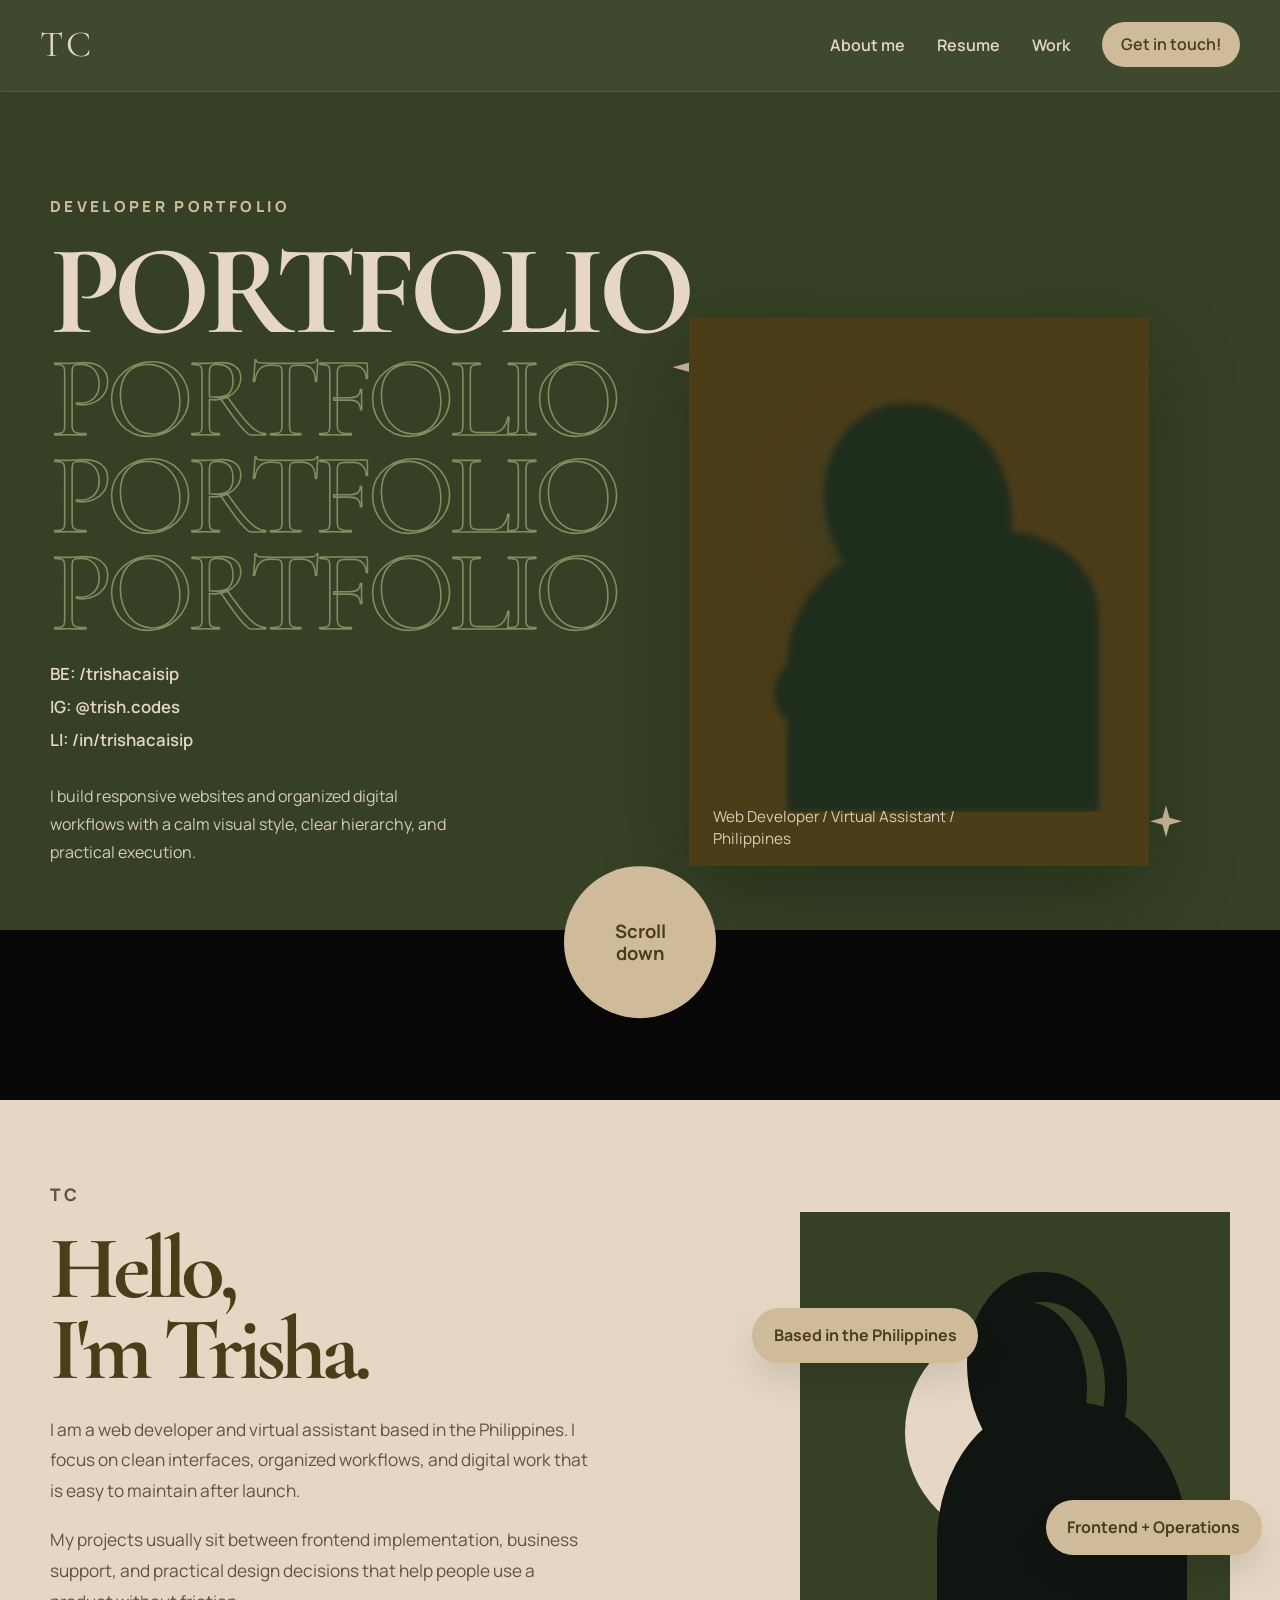
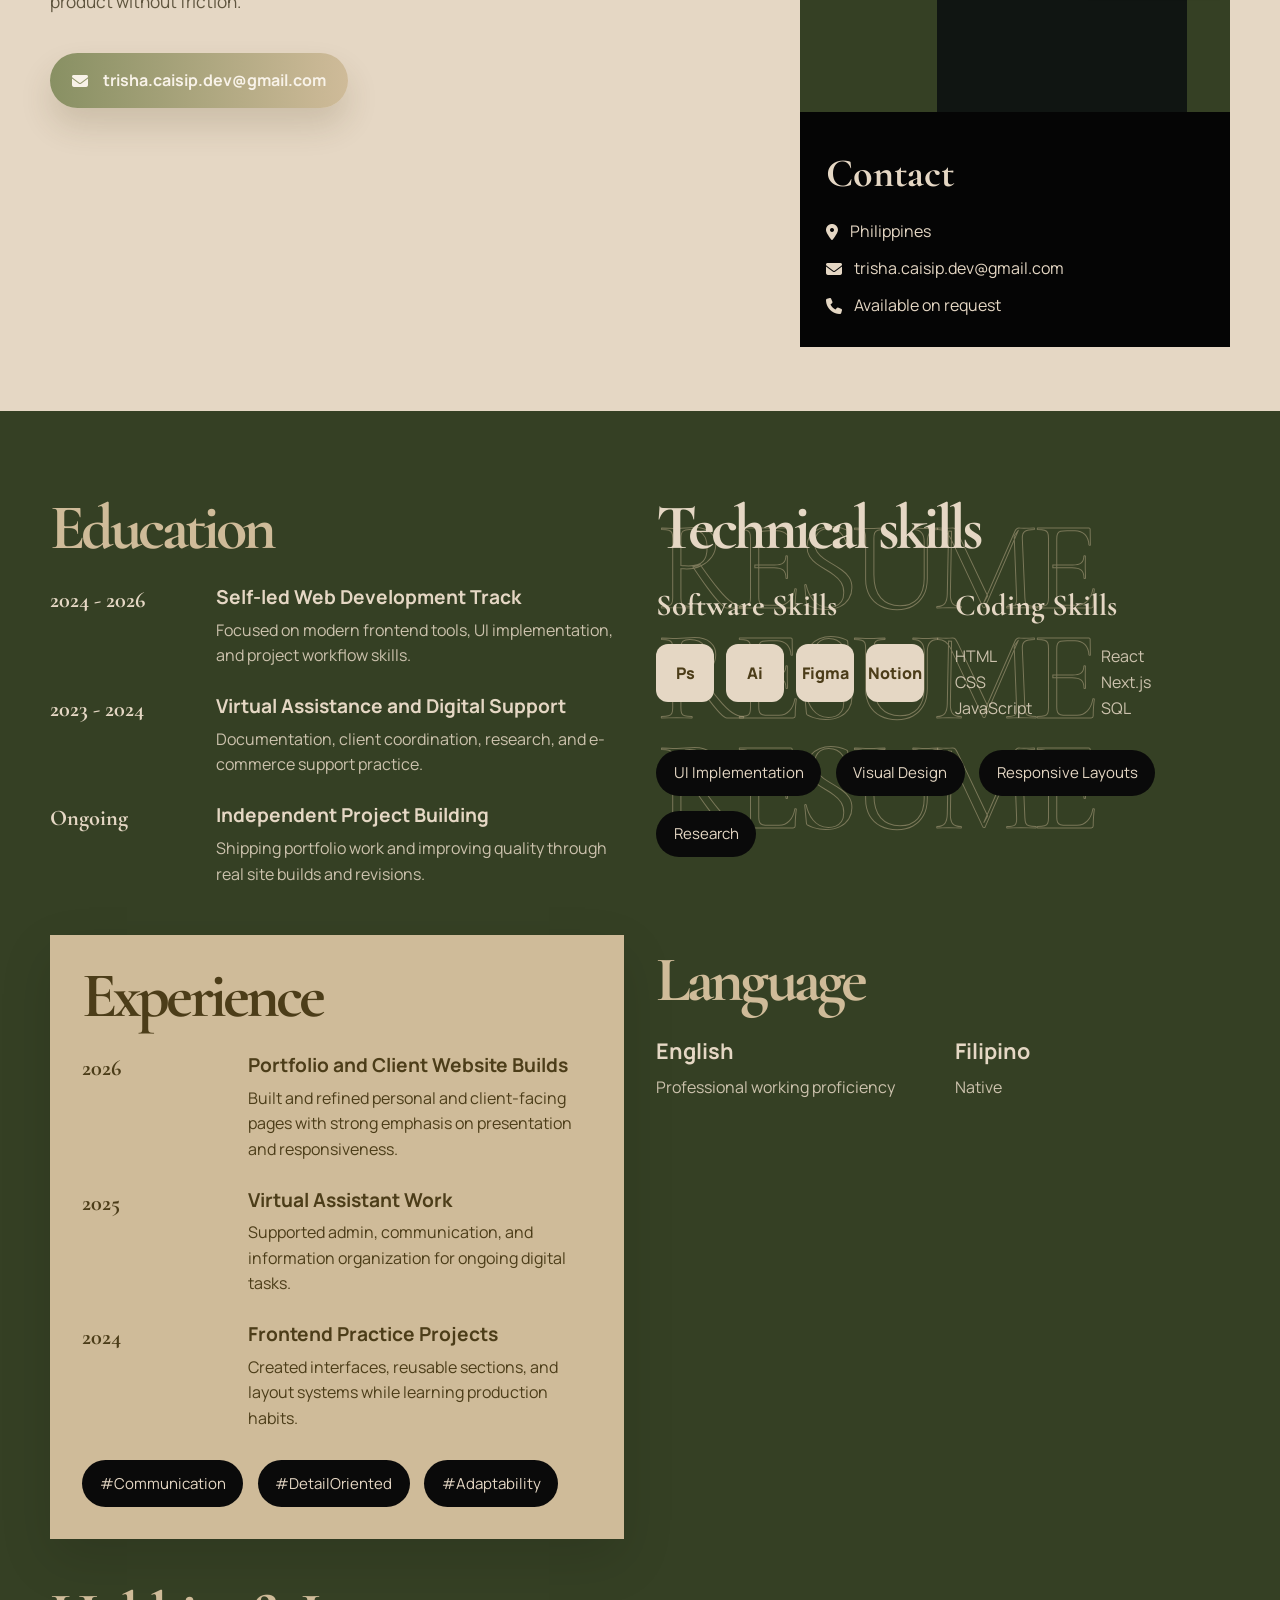
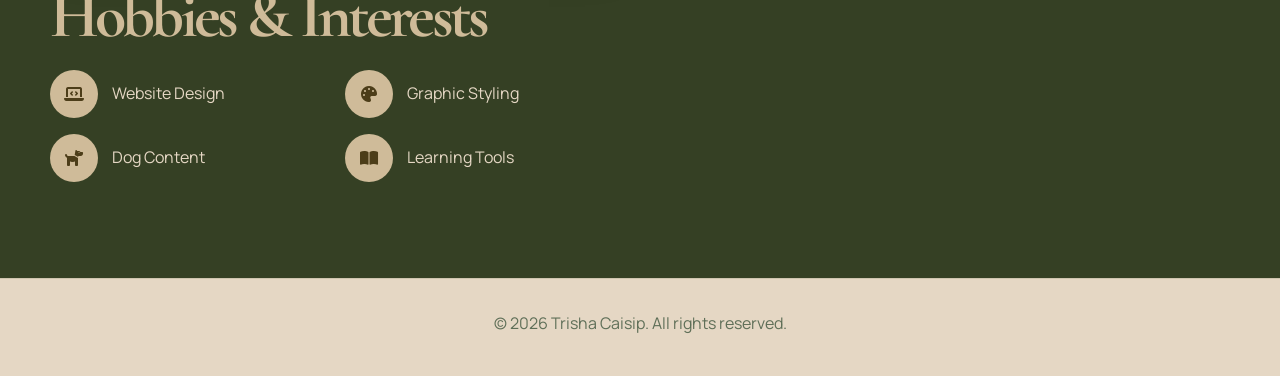
<file: index.html>
<!DOCTYPE html>
<html lang="en">
<head>
    <meta charset="UTF-8">
    <meta name="viewport" content="width=device-width, initial-scale=1.0">
    <title>Trisha Caisip - Web Developer Portfolio</title>
    <link rel="icon" type="image/png" href="FAVICON.png">
    <link rel="preconnect" href="https://fonts.googleapis.com">
    <link rel="preconnect" href="https://fonts.gstatic.com" crossorigin>
    <link href="https://fonts.googleapis.com/css2?family=Cormorant+Garamond:wght@500;600;700&family=Manrope:wght@400;500;600;700;800&display=swap" rel="stylesheet">
    <link rel="stylesheet" href="css/style.css">
    <link rel="stylesheet" href="https://cdnjs.cloudflare.com/ajax/libs/font-awesome/6.4.0/css/all.min.css">
</head>
<body class="portfolio-theme home-editorial">
    <nav class="navbar editorial-navbar">
        <div class="nav-container">
            <a href="#top" class="logo editorial-logo">TC</a>
            <ul class="nav-menu">
                <li><a href="#about" class="nav-link">About me</a></li>
                <li><a href="#resume" class="nav-link">Resume</a></li>
                <li><a href="#work" class="nav-link">Work</a></li>
                <li><a href="#contact" class="nav-link nav-cta">Get in touch!</a></li>
            </ul>
            <div class="hamburger">
                <span class="bar"></span>
                <span class="bar"></span>
                <span class="bar"></span>
            </div>
        </div>
    </nav>

    <main class="editorial-home" id="top">
        <section class="editorial-hero">
            <div class="editorial-hero-shell reveal-card">
                <div class="hero-copy">
                    <p class="hero-kicker">Developer portfolio</p>
                    <h1 class="hero-title">PORTFOLIO</h1>
                    <div class="hero-outline-stack" aria-hidden="true">
                        <span>PORTFOLIO</span>
                        <span>PORTFOLIO</span>
                        <span>PORTFOLIO</span>
                    </div>
                    <div class="hero-links">
                        <span>BE: /trishacaisip</span>
                        <span>IG: @trish.codes</span>
                        <span>LI: /in/trishacaisip</span>
                    </div>
                    <p class="hero-note">
                        I build responsive websites and organized digital workflows with a calm visual style, clear hierarchy, and practical execution.
                    </p>
                </div>

                <div class="hero-artboard">
                    <div class="hero-star hero-star-a"></div>
                    <div class="hero-star hero-star-b"></div>
                    <div class="hero-portrait-card">
                        <div class="hero-portrait-figure">
                            <div class="portrait-glow"></div>
                            <div class="portrait-silhouette">
                                <span class="silhouette-hair"></span>
                                <span class="silhouette-head"></span>
                                <span class="silhouette-neck"></span>
                                <span class="silhouette-body"></span>
                                <span class="silhouette-arm"></span>
                            </div>
                        </div>
                        <div class="hero-caption">Web Developer / Virtual Assistant / Philippines</div>
                    </div>
                </div>
            </div>
        </section>

        <section class="hero-divider">
            <div class="scroll-badge">
                <span>Scroll</span>
                <span>down</span>
            </div>
        </section>

        <section class="intro-section" id="about">
            <div class="intro-grid">
                <div class="intro-copy reveal-card">
                    <p class="mini-brand">TC</p>
                    <h2>Hello,<br>I'm Trisha.</h2>
                    <p>
                        I am a web developer and virtual assistant based in the Philippines. I focus on clean interfaces,
                        organized workflows, and digital work that is easy to maintain after launch.
                    </p>
                    <p>
                        My projects usually sit between frontend implementation, business support, and practical design
                        decisions that help people use a product without friction.
                    </p>
                    <a href="#contact" class="profile-link">
                        <i class="fa-solid fa-envelope"></i>
                        <span>trisha.caisip.dev@gmail.com</span>
                    </a>
                </div>

                <div class="profile-card reveal-card">
                    <div class="profile-visual">
                        <div class="profile-ring"></div>
                        <div class="profile-silhouette">
                            <span class="profile-hair"></span>
                            <span class="profile-face"></span>
                            <span class="profile-shirt"></span>
                        </div>
                    </div>
                    <div class="profile-pill profile-pill-top">Based in the Philippines</div>
                    <div class="profile-pill profile-pill-bottom">Frontend + Operations</div>
                    <div class="contact-card" id="contact">
                        <h3>Contact</h3>
                        <ul class="contact-card-list">
                            <li><i class="fa-solid fa-location-dot"></i> Philippines</li>
                            <li><i class="fa-solid fa-envelope"></i> trisha.caisip.dev@gmail.com</li>
                            <li><i class="fa-solid fa-phone"></i> Available on request</li>
                        </ul>
                    </div>
                </div>
            </div>
        </section>

        <section class="resume-section" id="resume">
            <div class="resume-grid">
                <article class="resume-panel resume-panel-education reveal-card">
                    <h2>Education</h2>
                    <div class="resume-list">
                        <div class="resume-item">
                            <span class="resume-year">2024 - 2026</span>
                            <div>
                                <h3>Self-led Web Development Track</h3>
                                <p>Focused on modern frontend tools, UI implementation, and project workflow skills.</p>
                            </div>
                        </div>
                        <div class="resume-item">
                            <span class="resume-year">2023 - 2024</span>
                            <div>
                                <h3>Virtual Assistance and Digital Support</h3>
                                <p>Documentation, client coordination, research, and e-commerce support practice.</p>
                            </div>
                        </div>
                        <div class="resume-item">
                            <span class="resume-year">Ongoing</span>
                            <div>
                                <h3>Independent Project Building</h3>
                                <p>Shipping portfolio work and improving quality through real site builds and revisions.</p>
                            </div>
                        </div>
                    </div>
                </article>

                <article class="resume-panel resume-panel-skills reveal-card">
                    <div class="resume-ghost" aria-hidden="true">
                        <span>RESUME</span>
                        <span>RESUME</span>
                        <span>RESUME</span>
                    </div>
                    <h2>Technical skills</h2>
                    <div class="skill-columns">
                        <div>
                            <h3>Software Skills</h3>
                            <div class="icon-chip-row">
                                <span class="icon-chip">Ps</span>
                                <span class="icon-chip">Ai</span>
                                <span class="icon-chip">Figma</span>
                                <span class="icon-chip">Notion</span>
                            </div>
                        </div>
                        <div>
                            <h3>Coding Skills</h3>
                            <ul class="skill-list">
                                <li>HTML</li>
                                <li>CSS</li>
                                <li>JavaScript</li>
                                <li>React</li>
                                <li>Next.js</li>
                                <li>SQL</li>
                            </ul>
                        </div>
                    </div>
                    <div class="chip-cloud">
                        <span>UI Implementation</span>
                        <span>Visual Design</span>
                        <span>Responsive Layouts</span>
                        <span>Research</span>
                    </div>
                </article>

                <article class="experience-panel reveal-card" id="work">
                    <h2>Experience</h2>
                    <div class="resume-list">
                        <div class="resume-item">
                            <span class="resume-year">2026</span>
                            <div>
                                <h3>Portfolio and Client Website Builds</h3>
                                <p>Built and refined personal and client-facing pages with strong emphasis on presentation and responsiveness.</p>
                            </div>
                        </div>
                        <div class="resume-item">
                            <span class="resume-year">2025</span>
                            <div>
                                <h3>Virtual Assistant Work</h3>
                                <p>Supported admin, communication, and information organization for ongoing digital tasks.</p>
                            </div>
                        </div>
                        <div class="resume-item">
                            <span class="resume-year">2024</span>
                            <div>
                                <h3>Frontend Practice Projects</h3>
                                <p>Created interfaces, reusable sections, and layout systems while learning production habits.</p>
                            </div>
                        </div>
                    </div>
                    <div class="chip-cloud chip-cloud-dark">
                        <span>#Communication</span>
                        <span>#DetailOriented</span>
                        <span>#Adaptability</span>
                    </div>
                </article>

                <article class="resume-panel resume-panel-language reveal-card">
                    <h2>Language</h2>
                    <div class="language-grid">
                        <div>
                            <h3>English</h3>
                            <p>Professional working proficiency</p>
                        </div>
                        <div>
                            <h3>Filipino</h3>
                            <p>Native</p>
                        </div>
                    </div>
                </article>

                <article class="resume-panel resume-panel-hobbies reveal-card">
                    <h2>Hobbies &amp; Interests</h2>
                    <div class="hobby-grid">
                        <div class="hobby-item">
                            <i class="fa-solid fa-laptop-code"></i>
                            <span>Website Design</span>
                        </div>
                        <div class="hobby-item">
                            <i class="fa-solid fa-palette"></i>
                            <span>Graphic Styling</span>
                        </div>
                        <div class="hobby-item">
                            <i class="fa-solid fa-dog"></i>
                            <span>Dog Content</span>
                        </div>
                        <div class="hobby-item">
                            <i class="fa-solid fa-book-open"></i>
                            <span>Learning Tools</span>
                        </div>
                    </div>
                </article>
            </div>
        </section>
    </main>

    <footer class="footer editorial-footer">
        <div class="container">
            <p>&copy; 2026 Trisha Caisip. All rights reserved.</p>
        </div>
    </footer>

    <script src="js/main.js"></script>
</body>
</html>
</file>
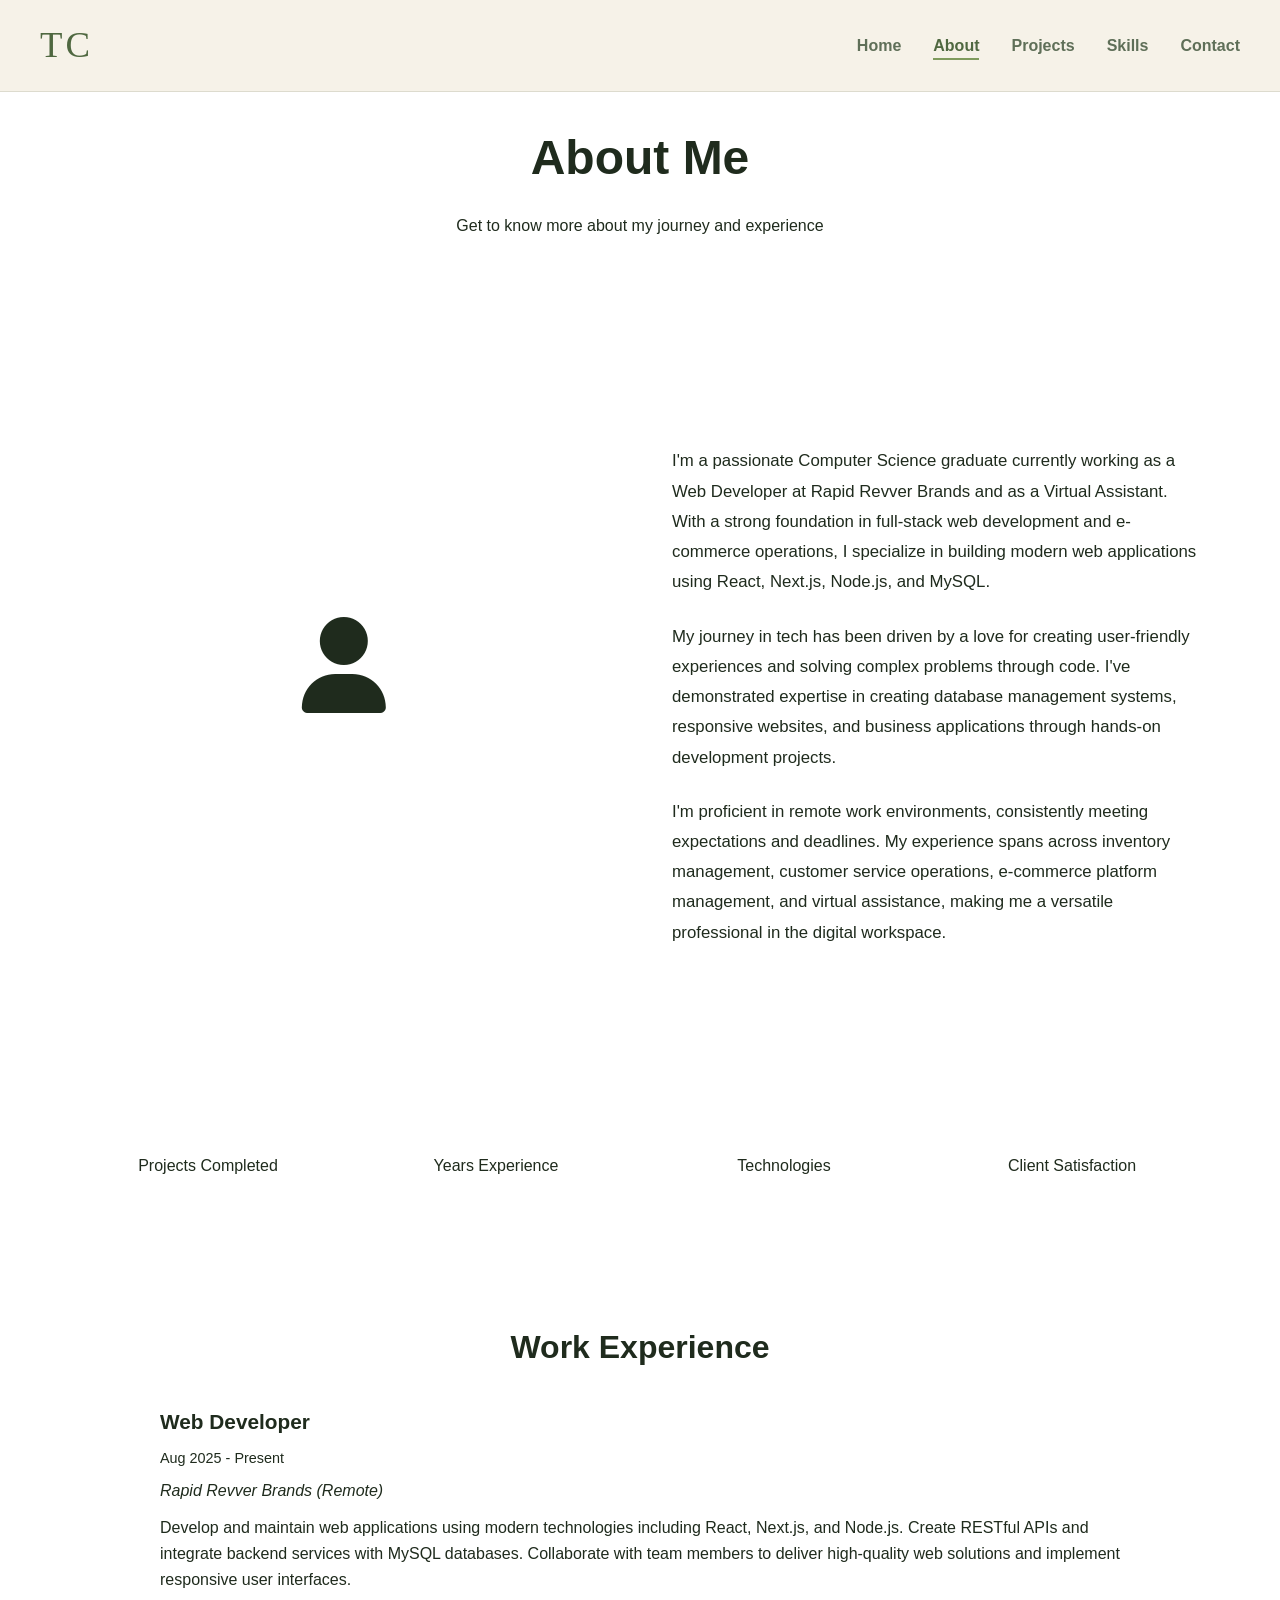
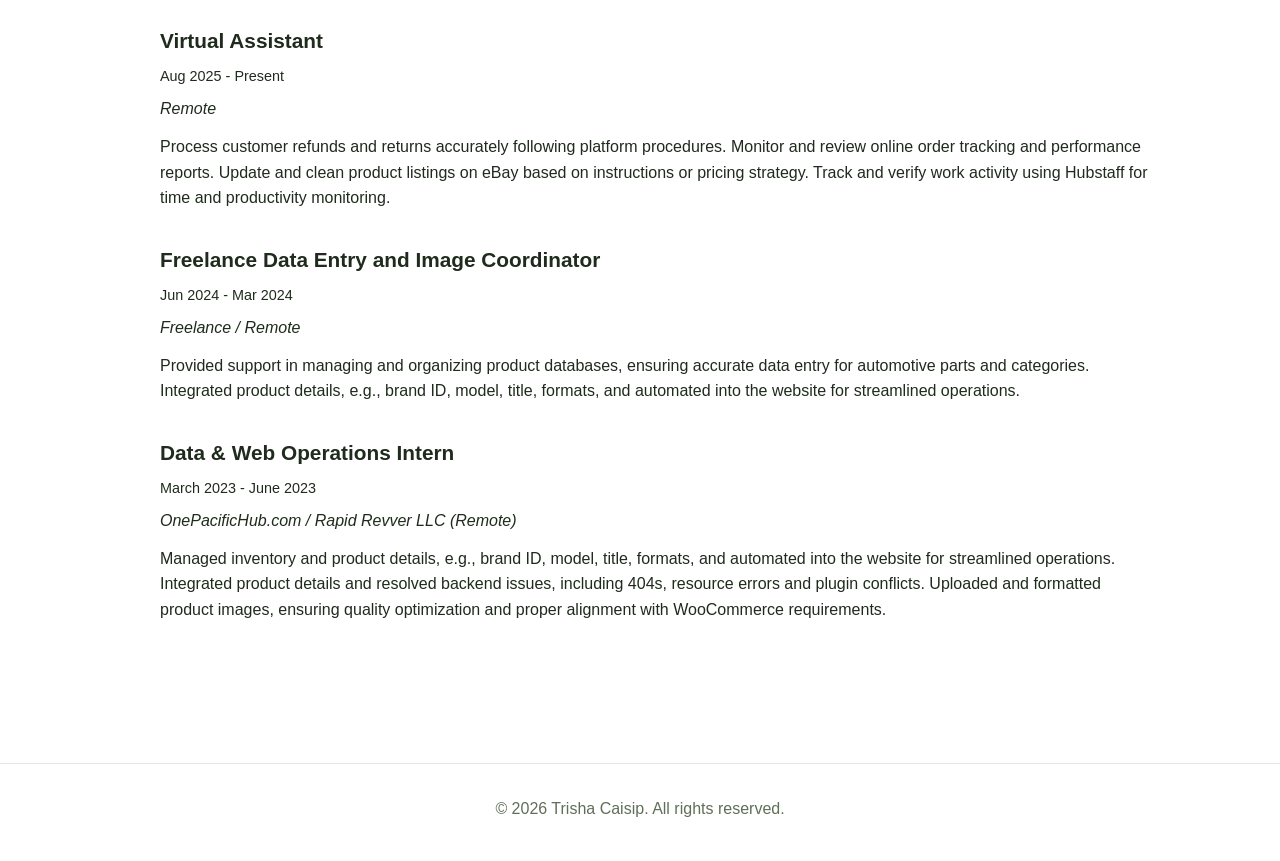
<file: about.html>
<!DOCTYPE html>
<html lang="en">
<head>
    <meta charset="UTF-8">
    <meta name="viewport" content="width=device-width, initial-scale=1.0">
    <title>About - Trisha Caisip</title>
    <link rel="icon" type="image/png" href="FAVICON.png">
    <link rel="stylesheet" href="css/style.css">
    <link rel="stylesheet" href="https://cdnjs.cloudflare.com/ajax/libs/font-awesome/6.4.0/css/all.min.css">
    <style>
        .about-hero {
            padding: 120px 20px 60px;
            text-align: center;
            background: linear-gradient(135deg, var(--darker-bg) 0%, var(--dark-bg) 100%);
        }

        .about-hero h1 {
            font-size: 3rem;
            margin-bottom: 1rem;
        }

        .about-section {
            padding: 60px 20px;
        }

        .about-content {
            display: grid;
            grid-template-columns: 1fr 1fr;
            gap: 4rem;
            align-items: center;
            margin-bottom: 4rem;
        }

        .about-image {
            position: relative;
        }

        .about-image-wrapper {
            width: 100%;
            max-width: 400px;
            aspect-ratio: 1;
            background: linear-gradient(135deg, var(--primary-color), var(--secondary-color));
            border-radius: 20px;
            padding: 1rem;
            margin: 0 auto;
        }

        .about-image-inner {
            width: 100%;
            height: 100%;
            background: var(--card-bg);
            border-radius: 16px;
            display: flex;
            align-items: center;
            justify-content: center;
            font-size: 6rem;
            color: var(--text-secondary);
        }

        .about-text h2 {
            font-size: 2.5rem;
            margin-bottom: 1.5rem;
            background: linear-gradient(135deg, var(--primary-color), var(--secondary-color));
            -webkit-background-clip: text;
            -webkit-text-fill-color: transparent;
            background-clip: text;
        }

        .about-text p {
            color: var(--text-secondary);
            line-height: 1.8;
            margin-bottom: 1.5rem;
            font-size: 1.05rem;
        }

        .stats-grid {
            display: grid;
            grid-template-columns: repeat(auto-fit, minmax(200px, 1fr));
            gap: 2rem;
            margin-top: 3rem;
        }

        .stat-card {
            background: var(--card-bg);
            padding: 2rem;
            border-radius: 12px;
            text-align: center;
            border: 1px solid var(--border-color);
            transition: all 0.3s;
        }

        .stat-card:hover {
            border-color: var(--primary-color);
            transform: translateY(-5px);
        }

        .stat-number {
            font-size: 3rem;
            font-weight: 700;
            background: linear-gradient(135deg, var(--primary-color), var(--secondary-color));
            -webkit-background-clip: text;
            -webkit-text-fill-color: transparent;
            background-clip: text;
            margin-bottom: 0.5rem;
        }

        .stat-label {
            color: var(--text-secondary);
            font-size: 1rem;
        }

        .experience-section {
            background: var(--card-bg);
            padding: 3rem;
            border-radius: 16px;
            border: 1px solid var(--border-color);
            margin-top: 4rem;
        }

        .experience-section h2 {
            font-size: 2rem;
            margin-bottom: 2rem;
            text-align: center;
        }

        .timeline {
            position: relative;
            padding-left: 2rem;
        }

        .timeline::before {
            content: '';
            position: absolute;
            left: 0;
            top: 0;
            bottom: 0;
            width: 2px;
            background: linear-gradient(180deg, var(--primary-color), var(--secondary-color));
        }

        .timeline-item {
            position: relative;
            padding-bottom: 2rem;
        }

        .timeline-item::before {
            content: '';
            position: absolute;
            left: -2.5rem;
            top: 0;
            width: 12px;
            height: 12px;
            border-radius: 50%;
            background: var(--primary-color);
            border: 3px solid var(--dark-bg);
        }

        .timeline-item h3 {
            font-size: 1.3rem;
            margin-bottom: 0.5rem;
            color: var(--text-primary);
        }

        .timeline-date {
            color: var(--primary-color);
            font-size: 0.9rem;
            margin-bottom: 0.5rem;
        }

        .timeline-company {
            color: var(--text-secondary);
            font-style: italic;
            margin-bottom: 0.75rem;
        }

        .timeline-description {
            color: var(--text-secondary);
            line-height: 1.6;
        }

        @media (max-width: 768px) {
            .about-hero h1 {
                font-size: 2rem;
            }

            .about-content {
                grid-template-columns: 1fr;
                gap: 2rem;
            }

            .stats-grid {
                grid-template-columns: 1fr 1fr;
            }

            .experience-section {
                padding: 2rem 1.5rem;
            }
        }
    </style>
</head>
<body>
    <nav class="navbar">
        <div class="nav-container">
            <a href="index.html" class="logo">TC</a>
            <ul class="nav-menu">
                <li><a href="index.html" class="nav-link">Home</a></li>
                <li><a href="about.html" class="nav-link active">About</a></li>
                <li><a href="projects.html" class="nav-link">Projects</a></li>
                <li><a href="skills.html" class="nav-link">Skills</a></li>
                <li><a href="contact.html" class="nav-link">Contact</a></li>
            </ul>
            <div class="hamburger">
                <span class="bar"></span>
                <span class="bar"></span>
                <span class="bar"></span>
            </div>
        </div>
    </nav>

    <section class="about-hero">
        <h1>About <span class="highlight">Me</span></h1>
        <p>Get to know more about my journey and experience</p>
    </section>

    <section class="about-section">
        <div class="container">
            <div class="about-content">
                <div class="about-image">
                    <div class="about-image-wrapper">
                        <div class="about-image-inner">
                            <i class="fas fa-user"></i>
                        </div>
                    </div>
                </div>
                <div class="about-text">
                    <h2>Hi, I'm Trisha Caisip</h2>
                    <p>
                        I'm a passionate Computer Science graduate currently working as a Web Developer at Rapid Revver Brands 
                        and as a Virtual Assistant. With a strong foundation in full-stack web development and e-commerce operations, 
                        I specialize in building modern web applications using React, Next.js, Node.js, and MySQL.
                    </p>
                    <p>
                        My journey in tech has been driven by a love for creating user-friendly experiences and solving complex 
                        problems through code. I've demonstrated expertise in creating database management systems, responsive 
                        websites, and business applications through hands-on development projects.
                    </p>
                    <p>
                        I'm proficient in remote work environments, consistently meeting expectations and deadlines. My experience 
                        spans across inventory management, customer service operations, e-commerce platform management, and 
                        virtual assistance, making me a versatile professional in the digital workspace.
                    </p>
                </div>
            </div>

            <div class="stats-grid">
                <div class="stat-card">
                    <div class="stat-number">3+</div>
                    <div class="stat-label">Projects Completed</div>
                </div>
                <div class="stat-card">
                    <div class="stat-number">2+</div>
                    <div class="stat-label">Years Experience</div>
                </div>
                <div class="stat-card">
                    <div class="stat-number">10+</div>
                    <div class="stat-label">Technologies</div>
                </div>
                <div class="stat-card">
                    <div class="stat-number">100%</div>
                    <div class="stat-label">Client Satisfaction</div>
                </div>
            </div>

            <div class="experience-section">
                <h2>Work Experience</h2>
                <div class="timeline">
                    <div class="timeline-item">
                        <h3>Web Developer</h3>
                        <div class="timeline-date">Aug 2025 - Present</div>
                        <div class="timeline-company">Rapid Revver Brands (Remote)</div>
                        <p class="timeline-description">
                            Develop and maintain web applications using modern technologies including React, Next.js, and Node.js. 
                            Create RESTful APIs and integrate backend services with MySQL databases. Collaborate with team members 
                            to deliver high-quality web solutions and implement responsive user interfaces.
                        </p>
                    </div>

                    <div class="timeline-item">
                        <h3>Virtual Assistant</h3>
                        <div class="timeline-date">Aug 2025 - Present</div>
                        <div class="timeline-company">Remote</div>
                        <p class="timeline-description">
                            Process customer refunds and returns accurately following platform procedures. Monitor and review 
                            online order tracking and performance reports. Update and clean product listings on eBay based on 
                            instructions or pricing strategy. Track and verify work activity using Hubstaff for time and 
                            productivity monitoring.
                        </p>
                    </div>

                    <div class="timeline-item">
                        <h3>Freelance Data Entry and Image Coordinator</h3>
                        <div class="timeline-date">Jun 2024 - Mar 2024</div>
                        <div class="timeline-company">Freelance / Remote</div>
                        <p class="timeline-description">
                            Provided support in managing and organizing product databases, ensuring accurate data entry for 
                            automotive parts and categories. Integrated product details, e.g., brand ID, model, title, formats, 
                            and automated into the website for streamlined operations.
                        </p>
                    </div>

                    <div class="timeline-item">
                        <h3>Data & Web Operations Intern</h3>
                        <div class="timeline-date">March 2023 - June 2023</div>
                        <div class="timeline-company">OnePacificHub.com / Rapid Revver LLC (Remote)</div>
                        <p class="timeline-description">
                            Managed inventory and product details, e.g., brand ID, model, title, formats, and automated into 
                            the website for streamlined operations. Integrated product details and resolved backend issues, 
                            including 404s, resource errors and plugin conflicts. Uploaded and formatted product images, 
                            ensuring quality optimization and proper alignment with WooCommerce requirements.
                        </p>
                    </div>
                </div>
            </div>
        </div>
    </section>

    <footer class="footer">
        <div class="container">
            <p>&copy; 2026 Trisha Caisip. All rights reserved.</p>
        </div>
    </footer>

    <script src="js/main.js"></script>
</body>
</html>
</file>
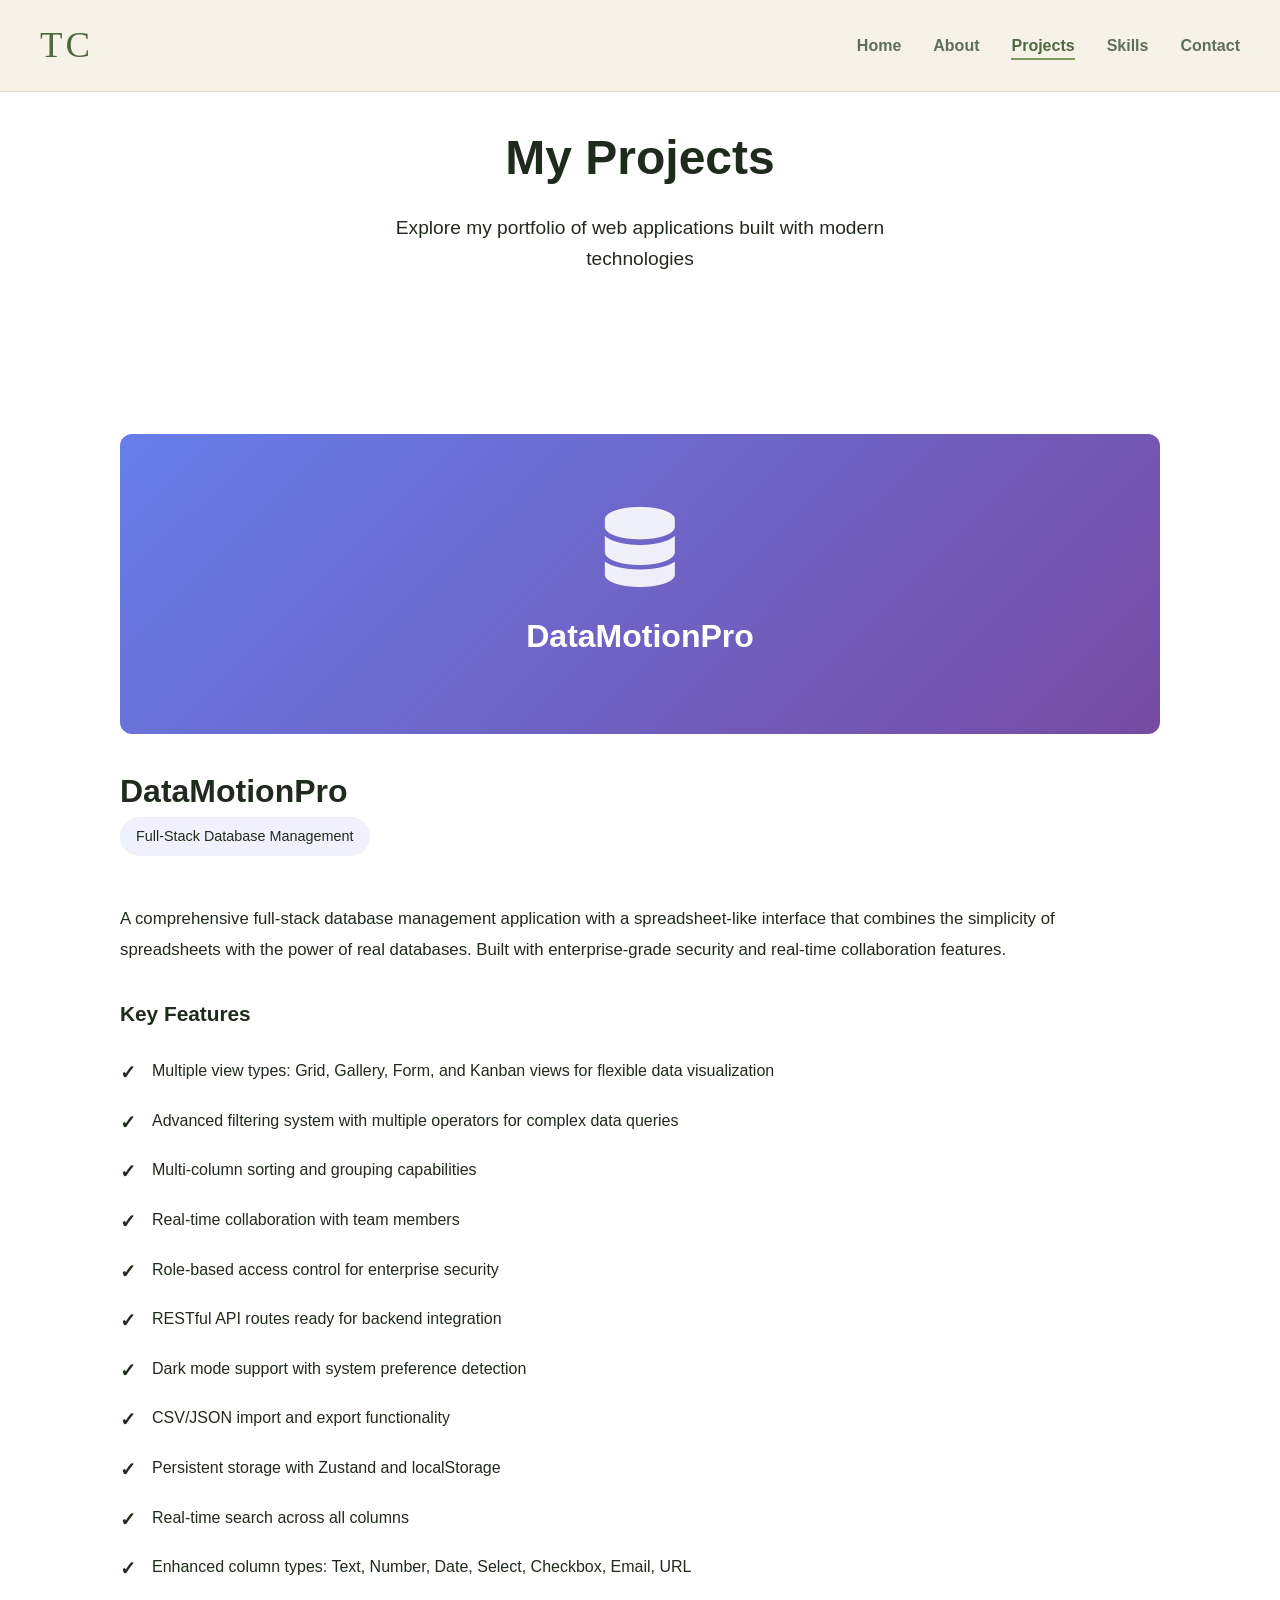
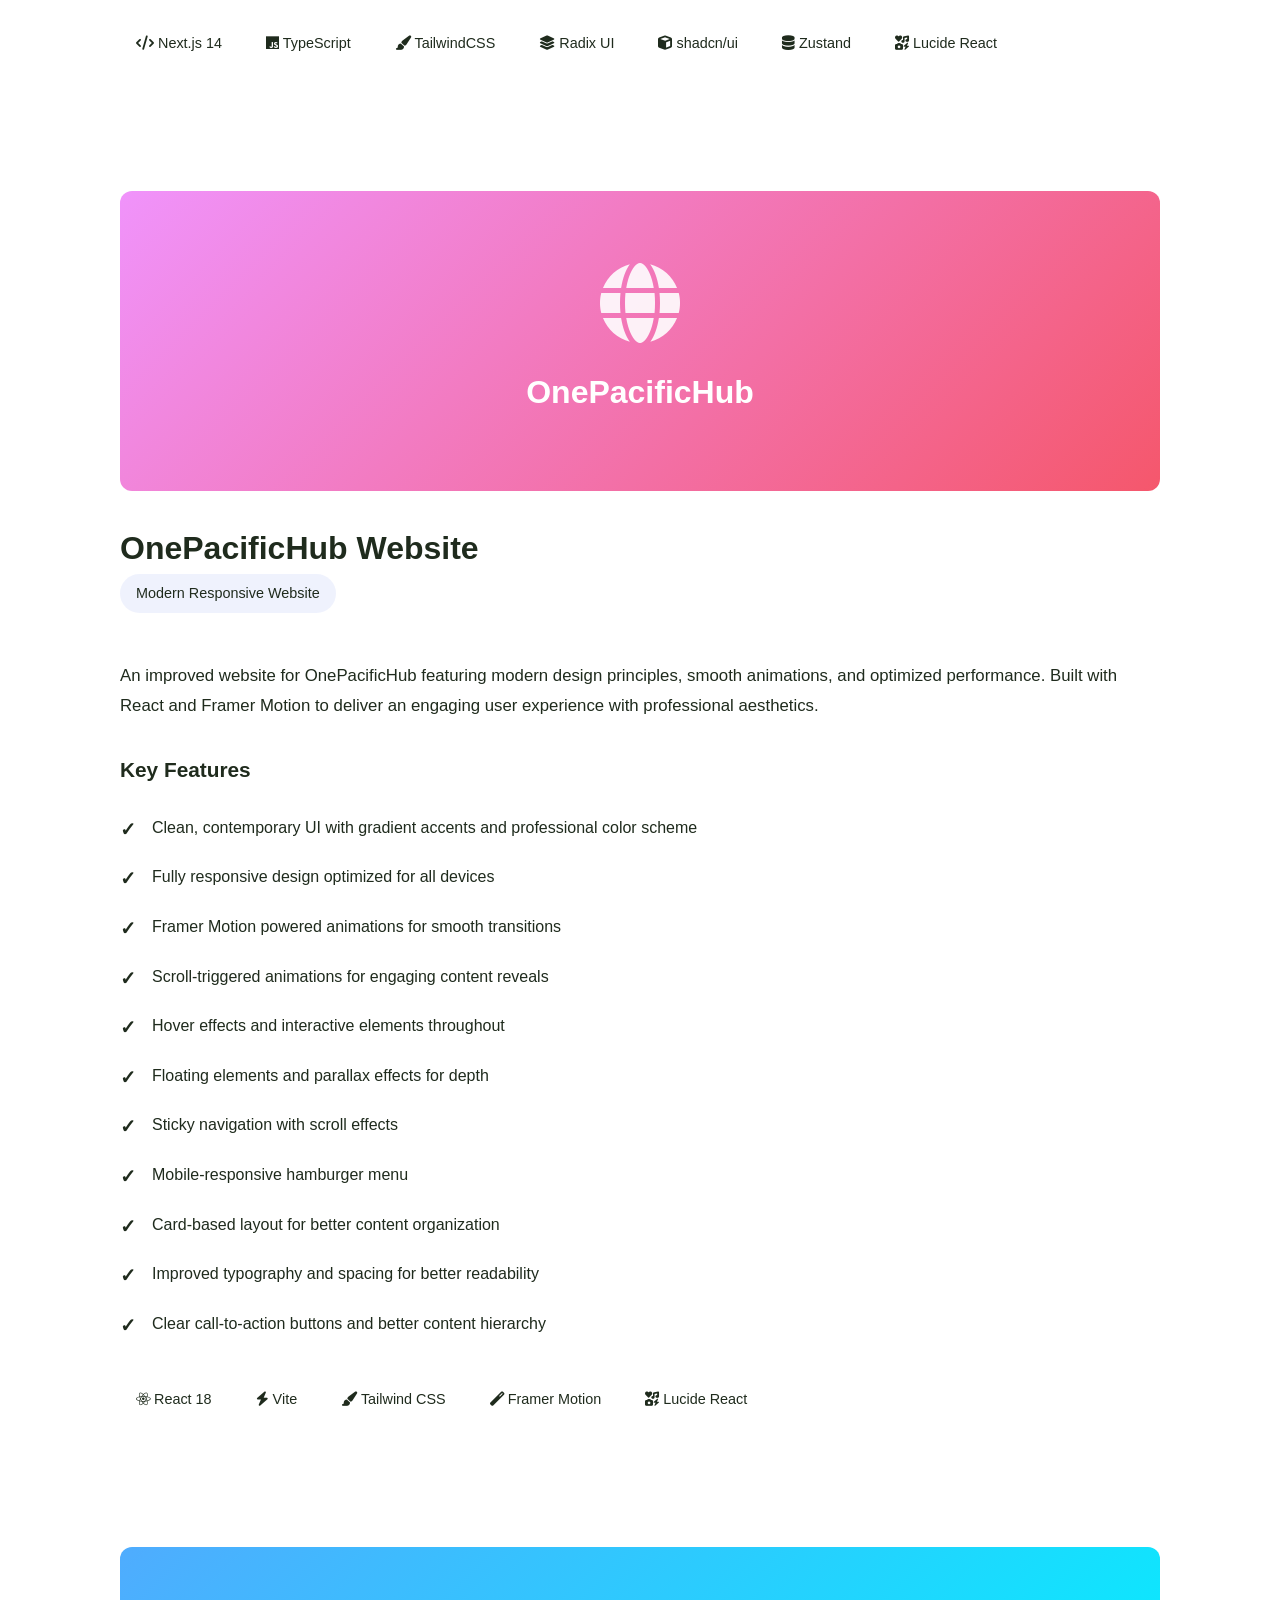
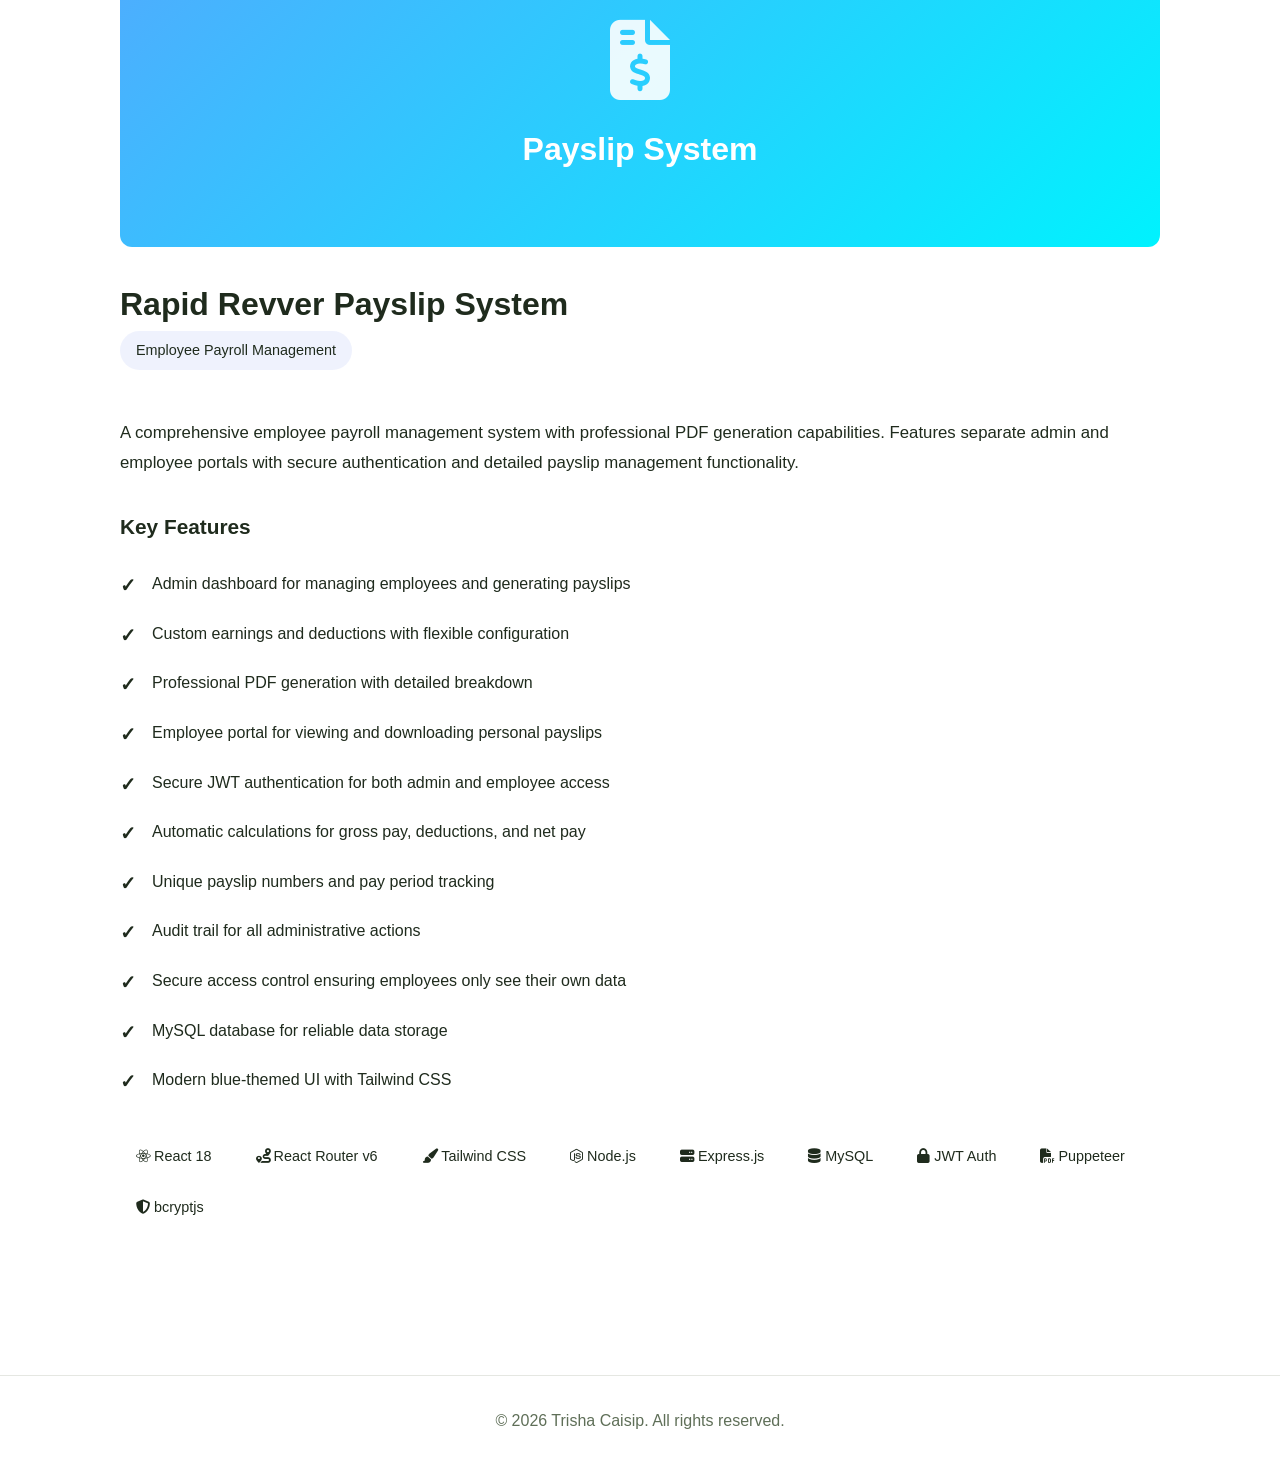
<file: projects.html>
<!DOCTYPE html>
<html lang="en">
<head>
    <meta charset="UTF-8">
    <meta name="viewport" content="width=device-width, initial-scale=1.0">
    <title>Projects - Trisha Caisip</title>
    <link rel="icon" type="image/png" href="FAVICON.png">
    <link rel="stylesheet" href="css/style.css">
    <link rel="stylesheet" href="https://cdnjs.cloudflare.com/ajax/libs/font-awesome/6.4.0/css/all.min.css">
    <style>
        .projects-hero {
            padding: 120px 20px 60px;
            text-align: center;
            background: linear-gradient(135deg, var(--darker-bg) 0%, var(--dark-bg) 100%);
        }

        .projects-hero h1 {
            font-size: 3rem;
            margin-bottom: 1rem;
        }

        .projects-hero p {
            font-size: 1.2rem;
            color: var(--text-secondary);
            max-width: 600px;
            margin: 0 auto;
        }

        .projects-section {
            padding: 60px 20px;
        }

        .project-detail {
            background: var(--card-bg);
            border-radius: 16px;
            padding: 2.5rem;
            margin-bottom: 3rem;
            border: 1px solid var(--border-color);
            transition: all 0.3s;
        }

        .project-detail:hover {
            border-color: var(--primary-color);
            box-shadow: 0 10px 40px rgba(102, 126, 234, 0.2);
        }

        .project-header {
            display: flex;
            justify-content: space-between;
            align-items: start;
            margin-bottom: 1.5rem;
            flex-wrap: wrap;
            gap: 1rem;
        }

        .project-header h2 {
            font-size: 2rem;
            color: var(--text-primary);
            margin: 0;
        }

        .project-links {
            display: flex;
            gap: 1rem;
        }

        .project-link-btn {
            padding: 0.625rem 1.25rem;
            background: linear-gradient(135deg, var(--primary-color), var(--secondary-color));
            color: white;
            text-decoration: none;
            border-radius: 6px;
            font-weight: 600;
            display: flex;
            align-items: center;
            gap: 0.5rem;
            transition: all 0.3s;
        }

        .project-link-btn:hover {
            transform: translateY(-2px);
            box-shadow: 0 5px 20px rgba(102, 126, 234, 0.4);
        }

        .project-type {
            display: inline-block;
            padding: 0.5rem 1rem;
            background: rgba(102, 126, 234, 0.1);
            border: 1px solid var(--primary-color);
            border-radius: 20px;
            color: var(--primary-color);
            font-size: 0.9rem;
            margin-bottom: 1.5rem;
        }

        .project-description {
            color: var(--text-secondary);
            line-height: 1.8;
            margin-bottom: 2rem;
            font-size: 1.05rem;
        }

        .project-features {
            margin-bottom: 2rem;
        }

        .project-features h3 {
            font-size: 1.3rem;
            margin-bottom: 1rem;
            color: var(--text-primary);
        }

        .features-list {
            list-style: none;
            padding: 0;
        }

        .features-list li {
            padding: 0.75rem 0;
            padding-left: 2rem;
            position: relative;
            color: var(--text-secondary);
            line-height: 1.6;
        }

        .features-list li::before {
            content: '✓';
            position: absolute;
            left: 0;
            color: var(--primary-color);
            font-weight: bold;
            font-size: 1.2rem;
        }

        .tech-stack {
            display: flex;
            flex-wrap: wrap;
            gap: 0.75rem;
            margin-top: 1.5rem;
        }

        .tech-tag {
            padding: 0.5rem 1rem;
            background: var(--darker-bg);
            border: 1px solid var(--border-color);
            border-radius: 6px;
            color: var(--text-primary);
            font-size: 0.9rem;
            font-weight: 500;
        }

        .project-preview {
            width: 100%;
            height: 300px;
            border-radius: 12px;
            margin-bottom: 2rem;
            display: flex;
            align-items: center;
            justify-content: center;
            position: relative;
            overflow: hidden;
        }

        .project-preview-content {
            text-align: center;
            color: white;
            z-index: 1;
        }

        .project-preview-content i {
            font-size: 5rem;
            margin-bottom: 1.5rem;
            opacity: 0.9;
        }

        .project-preview-content h3 {
            font-size: 2rem;
            font-weight: 700;
            margin: 0;
        }

        @media (max-width: 768px) {
            .projects-hero h1 {
                font-size: 2rem;
            }

            .project-detail {
                padding: 1.5rem;
            }

            .project-header {
                flex-direction: column;
            }

            .project-links {
                width: 100%;
                flex-direction: column;
            }
        }
    </style>
</head>
<body>
    <nav class="navbar">
        <div class="nav-container">
            <a href="index.html" class="logo">TC</a>
            <ul class="nav-menu">
                <li><a href="index.html" class="nav-link">Home</a></li>
                <li><a href="about.html" class="nav-link">About</a></li>
                <li><a href="projects.html" class="nav-link active">Projects</a></li>
                <li><a href="skills.html" class="nav-link">Skills</a></li>
                <li><a href="contact.html" class="nav-link">Contact</a></li>
            </ul>
            <div class="hamburger">
                <span class="bar"></span>
                <span class="bar"></span>
                <span class="bar"></span>
            </div>
        </div>
    </nav>

    <section class="projects-hero">
        <h1>My <span class="highlight">Projects</span></h1>
        <p>Explore my portfolio of web applications built with modern technologies</p>
    </section>

    <section class="projects-section">
        <div class="container">
            <div class="project-detail">
                <div class="project-preview" style="background: linear-gradient(135deg, #667eea 0%, #764ba2 100%);">
                    <div class="project-preview-content">
                        <i class="fas fa-database"></i>
                        <h3>DataMotionPro</h3>
                    </div>
                </div>
                <div class="project-header">
                    <div>
                        <h2>DataMotionPro</h2>
                        <span class="project-type">Full-Stack Database Management</span>
                    </div>
                    <div class="project-links">
                        <a href="https://datamotionpro.com" target="_blank" rel="noopener noreferrer" class="project-link-btn">
                            <i class="fas fa-external-link-alt"></i> View Live Site
                        </a>
                    </div>
                </div>

                <p class="project-description">
                    A comprehensive full-stack database management application with a spreadsheet-like interface 
                    that combines the simplicity of spreadsheets with the power of real databases. Built with 
                    enterprise-grade security and real-time collaboration features.
                </p>

                <div class="project-features">
                    <h3>Key Features</h3>
                    <ul class="features-list">
                        <li>Multiple view types: Grid, Gallery, Form, and Kanban views for flexible data visualization</li>
                        <li>Advanced filtering system with multiple operators for complex data queries</li>
                        <li>Multi-column sorting and grouping capabilities</li>
                        <li>Real-time collaboration with team members</li>
                        <li>Role-based access control for enterprise security</li>
                        <li>RESTful API routes ready for backend integration</li>
                        <li>Dark mode support with system preference detection</li>
                        <li>CSV/JSON import and export functionality</li>
                        <li>Persistent storage with Zustand and localStorage</li>
                        <li>Real-time search across all columns</li>
                        <li>Enhanced column types: Text, Number, Date, Select, Checkbox, Email, URL</li>
                    </ul>
                </div>

                <div class="tech-stack">
                    <span class="tech-tag"><i class="fas fa-code"></i> Next.js 14</span>
                    <span class="tech-tag"><i class="fab fa-js"></i> TypeScript</span>
                    <span class="tech-tag"><i class="fas fa-paint-brush"></i> TailwindCSS</span>
                    <span class="tech-tag"><i class="fas fa-layer-group"></i> Radix UI</span>
                    <span class="tech-tag"><i class="fas fa-cube"></i> shadcn/ui</span>
                    <span class="tech-tag"><i class="fas fa-database"></i> Zustand</span>
                    <span class="tech-tag"><i class="fas fa-icons"></i> Lucide React</span>
                </div>
            </div>

            <div class="project-detail">
                <div class="project-preview" style="background: linear-gradient(135deg, #f093fb 0%, #f5576c 100%);">
                    <div class="project-preview-content">
                        <i class="fas fa-globe"></i>
                        <h3>OnePacificHub</h3>
                    </div>
                </div>
                <div class="project-header">
                    <div>
                        <h2>OnePacificHub Website</h2>
                        <span class="project-type">Modern Responsive Website</span>
                    </div>
                    <div class="project-links">
                        <a href="https://onepacifichub.com" target="_blank" rel="noopener noreferrer" class="project-link-btn">
                            <i class="fas fa-external-link-alt"></i> View Live Site
                        </a>
                    </div>
                </div>

                <p class="project-description">
                    An improved website for OnePacificHub featuring modern design principles, smooth animations, 
                    and optimized performance. Built with React and Framer Motion to deliver an engaging user 
                    experience with professional aesthetics.
                </p>

                <div class="project-features">
                    <h3>Key Features</h3>
                    <ul class="features-list">
                        <li>Clean, contemporary UI with gradient accents and professional color scheme</li>
                        <li>Fully responsive design optimized for all devices</li>
                        <li>Framer Motion powered animations for smooth transitions</li>
                        <li>Scroll-triggered animations for engaging content reveals</li>
                        <li>Hover effects and interactive elements throughout</li>
                        <li>Floating elements and parallax effects for depth</li>
                        <li>Sticky navigation with scroll effects</li>
                        <li>Mobile-responsive hamburger menu</li>
                        <li>Card-based layout for better content organization</li>
                        <li>Improved typography and spacing for better readability</li>
                        <li>Clear call-to-action buttons and better content hierarchy</li>
                    </ul>
                </div>

                <div class="tech-stack">
                    <span class="tech-tag"><i class="fab fa-react"></i> React 18</span>
                    <span class="tech-tag"><i class="fas fa-bolt"></i> Vite</span>
                    <span class="tech-tag"><i class="fas fa-paint-brush"></i> Tailwind CSS</span>
                    <span class="tech-tag"><i class="fas fa-magic"></i> Framer Motion</span>
                    <span class="tech-tag"><i class="fas fa-icons"></i> Lucide React</span>
                </div>
            </div>

            <div class="project-detail">
                <div class="project-preview" style="background: linear-gradient(135deg, #4facfe 0%, #00f2fe 100%);">
                    <div class="project-preview-content">
                        <i class="fas fa-file-invoice-dollar"></i>
                        <h3>Payslip System</h3>
                    </div>
                </div>
                <div class="project-header">
                    <div>
                        <h2>Rapid Revver Payslip System</h2>
                        <span class="project-type">Employee Payroll Management</span>
                    </div>
                    <div class="project-links">
                        <a href="https://github.com/Txshaa90/Rapid-Revver-Payslip" target="_blank" rel="noopener noreferrer" class="project-link-btn">
                            <i class="fab fa-github"></i> GitHub
                        </a>
                    </div>
                </div>

                <p class="project-description">
                    A comprehensive employee payroll management system with professional PDF generation capabilities. 
                    Features separate admin and employee portals with secure authentication and detailed payslip 
                    management functionality.
                </p>

                <div class="project-features">
                    <h3>Key Features</h3>
                    <ul class="features-list">
                        <li>Admin dashboard for managing employees and generating payslips</li>
                        <li>Custom earnings and deductions with flexible configuration</li>
                        <li>Professional PDF generation with detailed breakdown</li>
                        <li>Employee portal for viewing and downloading personal payslips</li>
                        <li>Secure JWT authentication for both admin and employee access</li>
                        <li>Automatic calculations for gross pay, deductions, and net pay</li>
                        <li>Unique payslip numbers and pay period tracking</li>
                        <li>Audit trail for all administrative actions</li>
                        <li>Secure access control ensuring employees only see their own data</li>
                        <li>MySQL database for reliable data storage</li>
                        <li>Modern blue-themed UI with Tailwind CSS</li>
                    </ul>
                </div>

                <div class="tech-stack">
                    <span class="tech-tag"><i class="fab fa-react"></i> React 18</span>
                    <span class="tech-tag"><i class="fas fa-route"></i> React Router v6</span>
                    <span class="tech-tag"><i class="fas fa-paint-brush"></i> Tailwind CSS</span>
                    <span class="tech-tag"><i class="fab fa-node-js"></i> Node.js</span>
                    <span class="tech-tag"><i class="fas fa-server"></i> Express.js</span>
                    <span class="tech-tag"><i class="fas fa-database"></i> MySQL</span>
                    <span class="tech-tag"><i class="fas fa-lock"></i> JWT Auth</span>
                    <span class="tech-tag"><i class="fas fa-file-pdf"></i> Puppeteer</span>
                    <span class="tech-tag"><i class="fas fa-shield-alt"></i> bcryptjs</span>
                </div>
            </div>
        </div>
    </section>

    <footer class="footer">
        <div class="container">
            <p>&copy; 2026 Trisha Caisip. All rights reserved.</p>
        </div>
    </footer>

    <script src="js/main.js"></script>
</body>
</html>
</file>
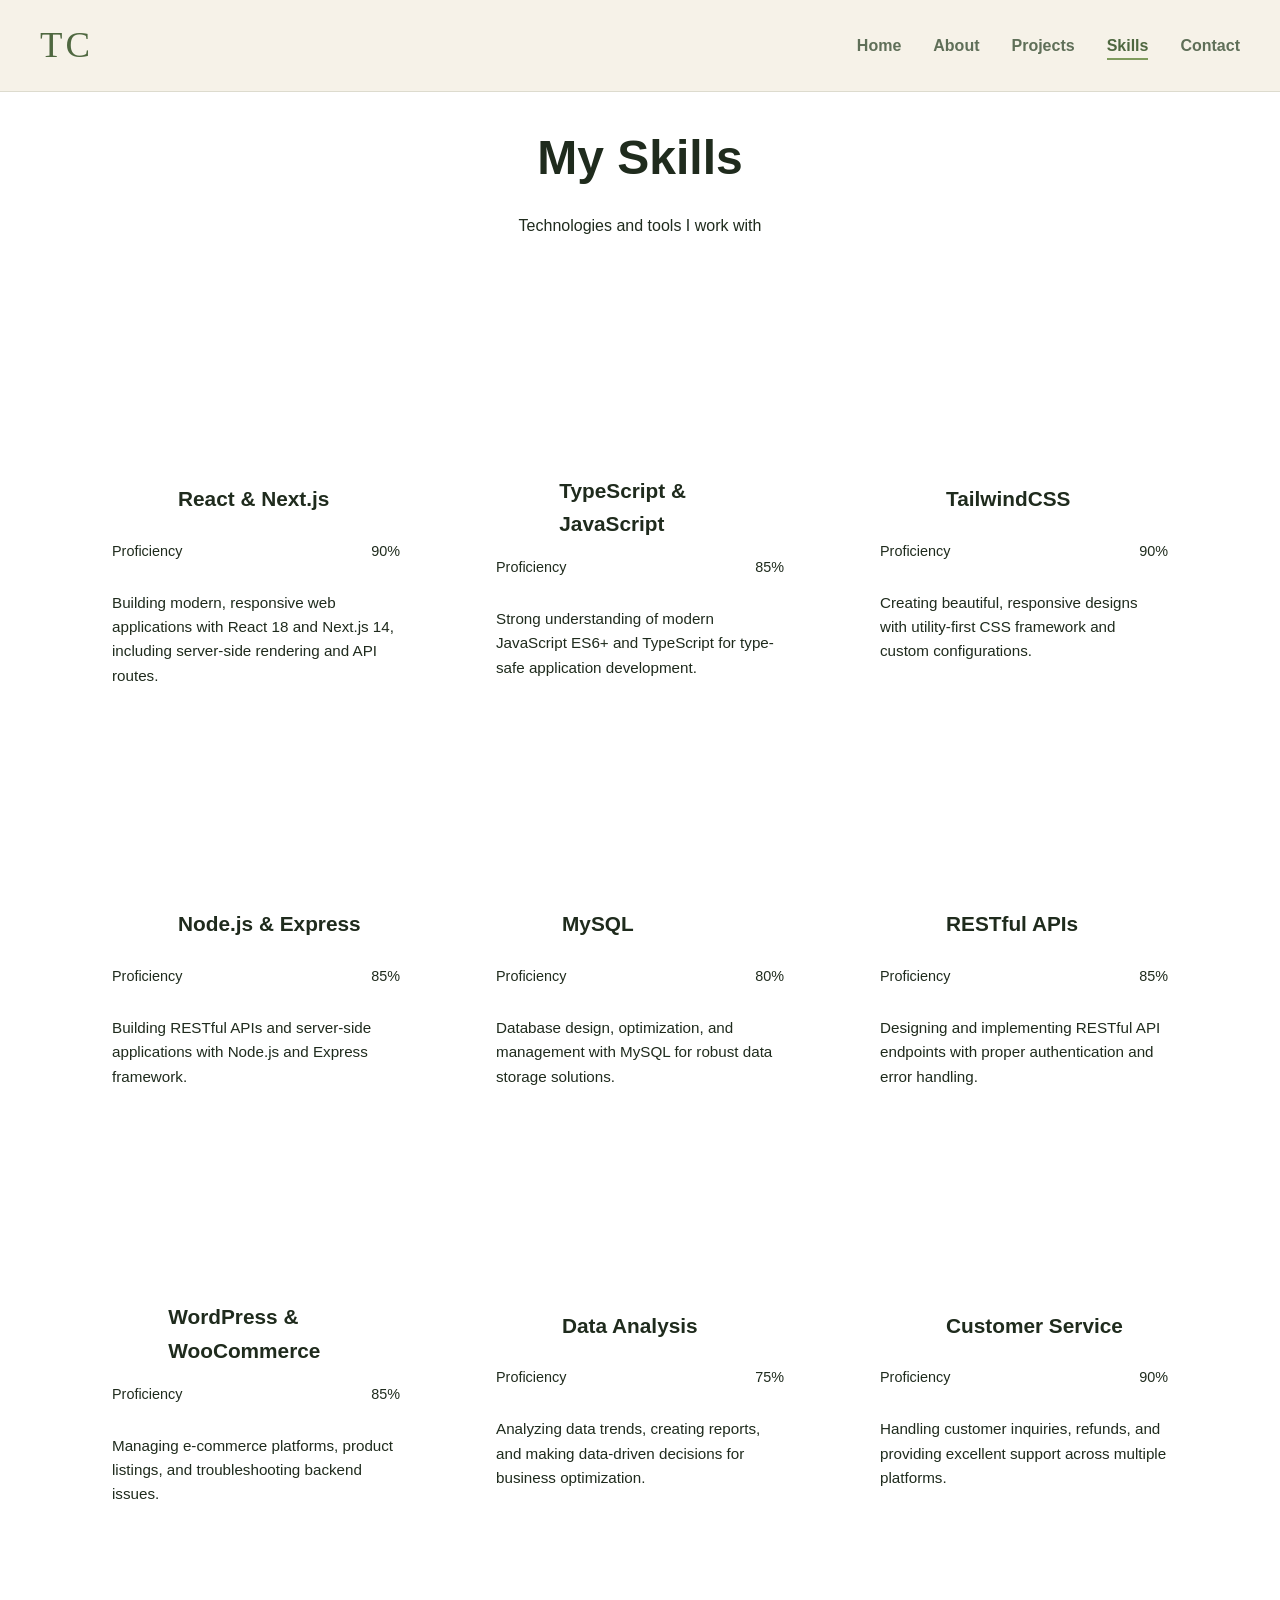
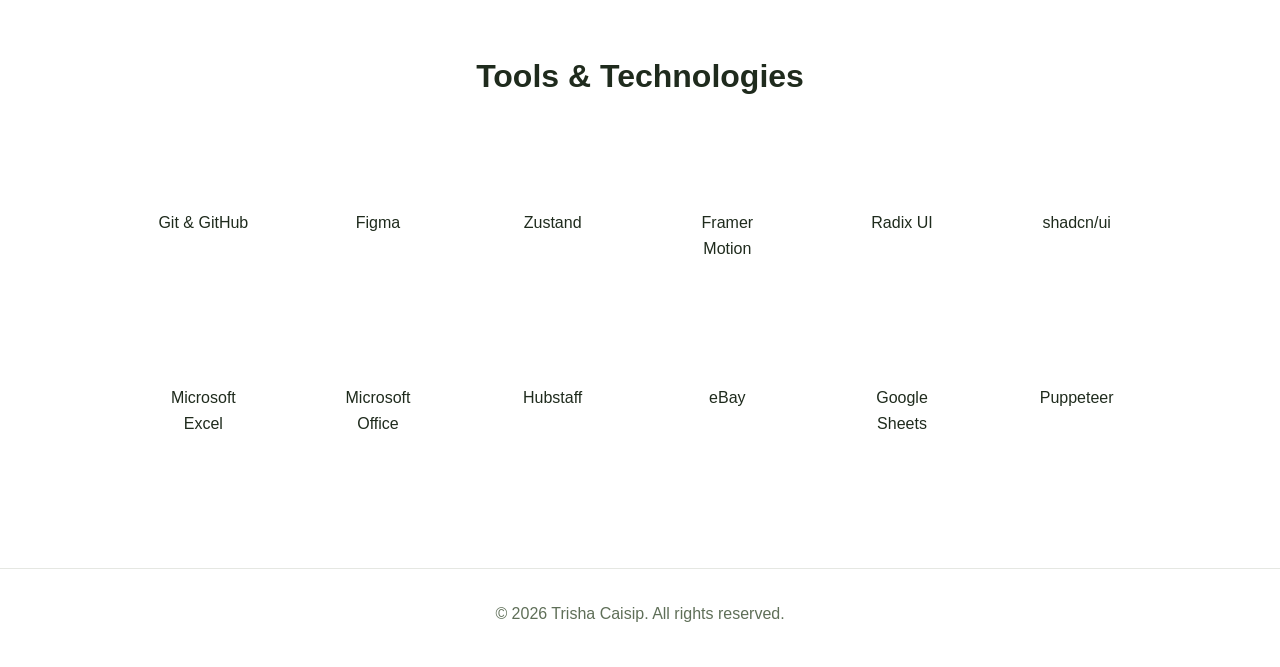
<file: skills.html>
<!DOCTYPE html>
<html lang="en">
<head>
    <meta charset="UTF-8">
    <meta name="viewport" content="width=device-width, initial-scale=1.0">
    <title>Skills - Trisha Caisip</title>
    <link rel="icon" type="image/png" href="FAVICON.png">
    <link rel="stylesheet" href="css/style.css">
    <link rel="stylesheet" href="https://cdnjs.cloudflare.com/ajax/libs/font-awesome/6.4.0/css/all.min.css">
    <style>
        .skills-hero {
            padding: 120px 20px 60px;
            text-align: center;
            background: linear-gradient(135deg, var(--darker-bg) 0%, var(--dark-bg) 100%);
        }

        .skills-hero h1 {
            font-size: 3rem;
            margin-bottom: 1rem;
        }

        .skills-section {
            padding: 60px 20px;
        }

        .skills-category {
            margin-bottom: 4rem;
        }

        .category-title {
            font-size: 2rem;
            margin-bottom: 2rem;
            text-align: center;
            background: linear-gradient(135deg, var(--primary-color), var(--secondary-color));
            -webkit-background-clip: text;
            -webkit-text-fill-color: transparent;
            background-clip: text;
        }

        .skills-grid {
            display: grid;
            grid-template-columns: repeat(auto-fit, minmax(280px, 1fr));
            gap: 2rem;
        }

        .skill-card {
            background: var(--card-bg);
            padding: 2rem;
            border-radius: 12px;
            border: 1px solid var(--border-color);
            transition: all 0.3s;
        }

        .skill-card:hover {
            border-color: var(--primary-color);
            transform: translateY(-5px);
            box-shadow: 0 10px 30px rgba(102, 126, 234, 0.2);
        }

        .skill-header {
            display: flex;
            align-items: center;
            gap: 1rem;
            margin-bottom: 1rem;
        }

        .skill-icon {
            width: 50px;
            height: 50px;
            background: linear-gradient(135deg, var(--primary-color), var(--secondary-color));
            border-radius: 10px;
            display: flex;
            align-items: center;
            justify-content: center;
            font-size: 1.5rem;
            color: white;
        }

        .skill-name {
            font-size: 1.3rem;
            font-weight: 600;
            color: var(--text-primary);
        }

        .skill-level {
            margin-bottom: 0.75rem;
        }

        .skill-level-text {
            display: flex;
            justify-content: space-between;
            margin-bottom: 0.5rem;
            color: var(--text-secondary);
            font-size: 0.9rem;
        }

        .skill-bar {
            height: 8px;
            background: var(--darker-bg);
            border-radius: 10px;
            overflow: hidden;
        }

        .skill-progress {
            height: 100%;
            background: linear-gradient(90deg, var(--primary-color), var(--secondary-color));
            border-radius: 10px;
            transition: width 1s ease;
        }

        .skill-description {
            color: var(--text-secondary);
            line-height: 1.6;
            font-size: 0.95rem;
        }

        .tools-section {
            background: var(--card-bg);
            padding: 3rem;
            border-radius: 16px;
            border: 1px solid var(--border-color);
            margin-top: 4rem;
        }

        .tools-section h2 {
            font-size: 2rem;
            margin-bottom: 2rem;
            text-align: center;
        }

        .tools-grid {
            display: grid;
            grid-template-columns: repeat(auto-fit, minmax(150px, 1fr));
            gap: 1.5rem;
        }

        .tool-item {
            background: var(--darker-bg);
            padding: 1.5rem;
            border-radius: 10px;
            text-align: center;
            border: 1px solid var(--border-color);
            transition: all 0.3s;
        }

        .tool-item:hover {
            border-color: var(--primary-color);
            transform: translateY(-5px);
        }

        .tool-item i {
            font-size: 2.5rem;
            margin-bottom: 0.75rem;
            background: linear-gradient(135deg, var(--primary-color), var(--secondary-color));
            -webkit-background-clip: text;
            -webkit-text-fill-color: transparent;
            background-clip: text;
        }

        .tool-name {
            color: var(--text-primary);
            font-weight: 500;
        }

        @media (max-width: 768px) {
            .skills-hero h1 {
                font-size: 2rem;
            }

            .skills-grid {
                grid-template-columns: 1fr;
            }

            .tools-grid {
                grid-template-columns: repeat(2, 1fr);
            }

            .tools-section {
                padding: 2rem 1.5rem;
            }
        }
    </style>
</head>
<body>
    <nav class="navbar">
        <div class="nav-container">
            <a href="index.html" class="logo">TC</a>
            <ul class="nav-menu">
                <li><a href="index.html" class="nav-link">Home</a></li>
                <li><a href="about.html" class="nav-link">About</a></li>
                <li><a href="projects.html" class="nav-link">Projects</a></li>
                <li><a href="skills.html" class="nav-link active">Skills</a></li>
                <li><a href="contact.html" class="nav-link">Contact</a></li>
            </ul>
            <div class="hamburger">
                <span class="bar"></span>
                <span class="bar"></span>
                <span class="bar"></span>
            </div>
        </div>
    </nav>

    <section class="skills-hero">
        <h1>My <span class="highlight">Skills</span></h1>
        <p>Technologies and tools I work with</p>
    </section>

    <section class="skills-section">
        <div class="container">
            <div class="skills-category">
                <h2 class="category-title">Frontend Development</h2>
                <div class="skills-grid">
                    <div class="skill-card">
                        <div class="skill-header">
                            <div class="skill-icon">
                                <i class="fab fa-react"></i>
                            </div>
                            <div class="skill-name">React & Next.js</div>
                        </div>
                        <div class="skill-level">
                            <div class="skill-level-text">
                                <span>Proficiency</span>
                                <span>90%</span>
                            </div>
                            <div class="skill-bar">
                                <div class="skill-progress" style="width: 90%"></div>
                            </div>
                        </div>
                        <p class="skill-description">
                            Building modern, responsive web applications with React 18 and Next.js 14, including 
                            server-side rendering and API routes.
                        </p>
                    </div>

                    <div class="skill-card">
                        <div class="skill-header">
                            <div class="skill-icon">
                                <i class="fab fa-js"></i>
                            </div>
                            <div class="skill-name">TypeScript & JavaScript</div>
                        </div>
                        <div class="skill-level">
                            <div class="skill-level-text">
                                <span>Proficiency</span>
                                <span>85%</span>
                            </div>
                            <div class="skill-bar">
                                <div class="skill-progress" style="width: 85%"></div>
                            </div>
                        </div>
                        <p class="skill-description">
                            Strong understanding of modern JavaScript ES6+ and TypeScript for type-safe application development.
                        </p>
                    </div>

                    <div class="skill-card">
                        <div class="skill-header">
                            <div class="skill-icon">
                                <i class="fas fa-paint-brush"></i>
                            </div>
                            <div class="skill-name">TailwindCSS</div>
                        </div>
                        <div class="skill-level">
                            <div class="skill-level-text">
                                <span>Proficiency</span>
                                <span>90%</span>
                            </div>
                            <div class="skill-bar">
                                <div class="skill-progress" style="width: 90%"></div>
                            </div>
                        </div>
                        <p class="skill-description">
                            Creating beautiful, responsive designs with utility-first CSS framework and custom configurations.
                        </p>
                    </div>
                </div>
            </div>

            <div class="skills-category">
                <h2 class="category-title">Backend Development</h2>
                <div class="skills-grid">
                    <div class="skill-card">
                        <div class="skill-header">
                            <div class="skill-icon">
                                <i class="fab fa-node-js"></i>
                            </div>
                            <div class="skill-name">Node.js & Express</div>
                        </div>
                        <div class="skill-level">
                            <div class="skill-level-text">
                                <span>Proficiency</span>
                                <span>85%</span>
                            </div>
                            <div class="skill-bar">
                                <div class="skill-progress" style="width: 85%"></div>
                            </div>
                        </div>
                        <p class="skill-description">
                            Building RESTful APIs and server-side applications with Node.js and Express framework.
                        </p>
                    </div>

                    <div class="skill-card">
                        <div class="skill-header">
                            <div class="skill-icon">
                                <i class="fas fa-database"></i>
                            </div>
                            <div class="skill-name">MySQL</div>
                        </div>
                        <div class="skill-level">
                            <div class="skill-level-text">
                                <span>Proficiency</span>
                                <span>80%</span>
                            </div>
                            <div class="skill-bar">
                                <div class="skill-progress" style="width: 80%"></div>
                            </div>
                        </div>
                        <p class="skill-description">
                            Database design, optimization, and management with MySQL for robust data storage solutions.
                        </p>
                    </div>

                    <div class="skill-card">
                        <div class="skill-header">
                            <div class="skill-icon">
                                <i class="fas fa-server"></i>
                            </div>
                            <div class="skill-name">RESTful APIs</div>
                        </div>
                        <div class="skill-level">
                            <div class="skill-level-text">
                                <span>Proficiency</span>
                                <span>85%</span>
                            </div>
                            <div class="skill-bar">
                                <div class="skill-progress" style="width: 85%"></div>
                            </div>
                        </div>
                        <p class="skill-description">
                            Designing and implementing RESTful API endpoints with proper authentication and error handling.
                        </p>
                    </div>
                </div>
            </div>

            <div class="skills-category">
                <h2 class="category-title">E-commerce & Business</h2>
                <div class="skills-grid">
                    <div class="skill-card">
                        <div class="skill-header">
                            <div class="skill-icon">
                                <i class="fab fa-wordpress"></i>
                            </div>
                            <div class="skill-name">WordPress & WooCommerce</div>
                        </div>
                        <div class="skill-level">
                            <div class="skill-level-text">
                                <span>Proficiency</span>
                                <span>85%</span>
                            </div>
                            <div class="skill-bar">
                                <div class="skill-progress" style="width: 85%"></div>
                            </div>
                        </div>
                        <p class="skill-description">
                            Managing e-commerce platforms, product listings, and troubleshooting backend issues.
                        </p>
                    </div>

                    <div class="skill-card">
                        <div class="skill-header">
                            <div class="skill-icon">
                                <i class="fas fa-chart-line"></i>
                            </div>
                            <div class="skill-name">Data Analysis</div>
                        </div>
                        <div class="skill-level">
                            <div class="skill-level-text">
                                <span>Proficiency</span>
                                <span>75%</span>
                            </div>
                            <div class="skill-bar">
                                <div class="skill-progress" style="width: 75%"></div>
                            </div>
                        </div>
                        <p class="skill-description">
                            Analyzing data trends, creating reports, and making data-driven decisions for business optimization.
                        </p>
                    </div>

                    <div class="skill-card">
                        <div class="skill-header">
                            <div class="skill-icon">
                                <i class="fas fa-headset"></i>
                            </div>
                            <div class="skill-name">Customer Service</div>
                        </div>
                        <div class="skill-level">
                            <div class="skill-level-text">
                                <span>Proficiency</span>
                                <span>90%</span>
                            </div>
                            <div class="skill-bar">
                                <div class="skill-progress" style="width: 90%"></div>
                            </div>
                        </div>
                        <p class="skill-description">
                            Handling customer inquiries, refunds, and providing excellent support across multiple platforms.
                        </p>
                    </div>
                </div>
            </div>

            <div class="tools-section">
                <h2>Tools & Technologies</h2>
                <div class="tools-grid">
                    <div class="tool-item">
                        <i class="fab fa-git-alt"></i>
                        <div class="tool-name">Git & GitHub</div>
                    </div>
                    <div class="tool-item">
                        <i class="fab fa-figma"></i>
                        <div class="tool-name">Figma</div>
                    </div>
                    <div class="tool-item">
                        <i class="fas fa-code-branch"></i>
                        <div class="tool-name">Zustand</div>
                    </div>
                    <div class="tool-item">
                        <i class="fas fa-magic"></i>
                        <div class="tool-name">Framer Motion</div>
                    </div>
                    <div class="tool-item">
                        <i class="fas fa-layer-group"></i>
                        <div class="tool-name">Radix UI</div>
                    </div>
                    <div class="tool-item">
                        <i class="fas fa-cube"></i>
                        <div class="tool-name">shadcn/ui</div>
                    </div>
                    <div class="tool-item">
                        <i class="fas fa-file-excel"></i>
                        <div class="tool-name">Microsoft Excel</div>
                    </div>
                    <div class="tool-item">
                        <i class="fas fa-file-word"></i>
                        <div class="tool-name">Microsoft Office</div>
                    </div>
                    <div class="tool-item">
                        <i class="fas fa-clock"></i>
                        <div class="tool-name">Hubstaff</div>
                    </div>
                    <div class="tool-item">
                        <i class="fas fa-shopping-cart"></i>
                        <div class="tool-name">eBay</div>
                    </div>
                    <div class="tool-item">
                        <i class="fab fa-google"></i>
                        <div class="tool-name">Google Sheets</div>
                    </div>
                    <div class="tool-item">
                        <i class="fas fa-file-pdf"></i>
                        <div class="tool-name">Puppeteer</div>
                    </div>
                </div>
            </div>
        </div>
    </section>

    <footer class="footer">
        <div class="container">
            <p>&copy; 2026 Trisha Caisip. All rights reserved.</p>
        </div>
    </footer>

    <script src="js/main.js"></script>
</body>
</html>
</file>
<file: css/style.css>
* {
    margin: 0;
    padding: 0;
    box-sizing: border-box;
}

:root {
    --bg-main: #f6f1e6;
    --bg-soft: #fbf7ef;
    --bg-panel: rgba(255, 252, 245, 0.86);
    --bg-panel-strong: #fffaf1;
    --text-main: #1f2b1d;
    --text-soft: #5f6f58;
    --line: rgba(70, 89, 55, 0.14);
    --line-strong: rgba(70, 89, 55, 0.22);
    --accent: #7f9b5d;
    --accent-deep: #4f6840;
    --shadow: 0 18px 48px rgba(76, 93, 60, 0.08);
}

html {
    scroll-behavior: smooth;
}

body {
    font-family: 'Manrope', 'Segoe UI', Tahoma, Geneva, Verdana, sans-serif;
    color: var(--text-main);
    line-height: 1.6;
    overflow-x: hidden;
}

body.portfolio-theme {
    background:
        radial-gradient(circle at top left, rgba(170, 191, 140, 0.18), transparent 26%),
        linear-gradient(180deg, var(--bg-main) 0%, #f3eddc 100%);
}

a {
    color: inherit;
}

.container {
    width: min(1120px, calc(100% - 2rem));
    margin: 0 auto;
}

.navbar {
    position: fixed;
    top: 0;
    width: 100%;
    z-index: 1000;
    background: rgba(246, 241, 230, 0.9);
    backdrop-filter: blur(14px);
    border-bottom: 1px solid var(--line);
    transition: background 0.25s ease, box-shadow 0.25s ease;
}

.navbar.scrolled {
    background: rgba(250, 246, 237, 0.98);
    box-shadow: 0 12px 34px rgba(69, 85, 52, 0.08);
}

.nav-container {
    width: min(1200px, calc(100% - 2rem));
    margin: 0 auto;
    padding: 1rem 0;
    display: flex;
    align-items: center;
    justify-content: space-between;
    gap: 2rem;
}

.logo {
    text-decoration: none;
    font-family: 'Cormorant Garamond', serif;
    font-size: 2.3rem;
    color: var(--accent-deep);
    letter-spacing: 0.08em;
}

.nav-menu {
    display: flex;
    list-style: none;
    gap: 2rem;
}

.nav-link {
    position: relative;
    text-decoration: none;
    color: var(--text-soft);
    font-weight: 600;
    transition: color 0.25s ease;
}

.nav-link::after {
    content: '';
    position: absolute;
    left: 0;
    bottom: -0.4rem;
    width: 100%;
    height: 2px;
    transform: scaleX(0);
    transform-origin: left;
    background: var(--accent);
    transition: transform 0.25s ease;
}

.nav-link:hover,
.nav-link.active {
    color: var(--accent-deep);
}

.nav-link:hover::after,
.nav-link.active::after {
    transform: scaleX(1);
}

.hamburger {
    display: none;
    flex-direction: column;
    cursor: pointer;
}

.bar {
    width: 25px;
    height: 2px;
    margin: 3px 0;
    background: var(--accent-deep);
    transition: 0.3s;
}

.site-shell {
    padding-top: 5.75rem;
}

.page-hero {
    padding: 3rem 0 2rem;
}

.page-hero-inner {
    width: min(1120px, calc(100% - 2rem));
    margin: 0 auto;
}

.home-hero {
    padding-top: 4.5rem;
}

.inner-hero {
    padding-top: 3.75rem;
}

.page-eyebrow,
.section-kicker,
.card-number,
.timeline-clean-meta,
.project-type-clean {
    color: var(--accent);
    font-size: 0.9rem;
    font-weight: 800;
    letter-spacing: 0.18em;
    text-transform: uppercase;
}

.mega-title {
    display: flex;
    flex-direction: column;
    font-size: clamp(4.25rem, 16vw, 8.8rem);
    line-height: 0.88;
    letter-spacing: -0.07em;
    color: var(--text-main);
    margin: 1rem 0 1.4rem;
}

.page-title {
    max-width: 15ch;
    font-size: clamp(2.8rem, 8vw, 4.8rem);
    line-height: 0.98;
    letter-spacing: -0.05em;
    margin: 1rem 0 1.1rem;
}

.page-intro {
    max-width: 44rem;
    color: var(--text-soft);
    font-size: 1.08rem;
    line-height: 1.9;
}

.pill-row,
.tag-row,
.hero-actions {
    display: flex;
    flex-wrap: wrap;
    gap: 0.85rem;
}

.pill-row {
    margin-top: 1.8rem;
}

.pill,
.tag {
    display: inline-flex;
    align-items: center;
    padding: 0.7rem 1.1rem;
    border-radius: 999px;
    border: 1px solid var(--line-strong);
    background: rgba(255, 251, 242, 0.88);
    color: var(--accent-deep);
    text-decoration: none;
}

.hero-actions {
    margin-top: 1.8rem;
}

.home-poster {
    border-radius: 2.25rem;
    border: 1px solid rgba(233, 223, 197, 0.95);
    background: linear-gradient(180deg, #fcf7ee 0%, #f7efdf 100%);
    padding: 1.6rem;
    box-shadow: 0 22px 50px rgba(107, 124, 80, 0.12);
}

.poster-topline {
    display: flex;
    justify-content: space-between;
    align-items: center;
    margin-bottom: 1rem;
    color: var(--accent-deep);
    font-family: 'Cormorant Garamond', serif;
    font-size: 1.85rem;
}

.poster-heading {
    margin-bottom: 1.25rem;
}

.poster-title {
    font-size: clamp(4rem, 14vw, 7rem);
    line-height: 0.9;
    letter-spacing: -0.08em;
    margin: 0.55rem 0 0.8rem;
}

.poster-dark {
    color: #38482f;
}

.poster-accent {
    color: #f27f39;
}

.poster-meta {
    display: flex;
    flex-wrap: wrap;
    gap: 1rem;
    color: var(--text-soft);
    font-size: 0.92rem;
    font-weight: 700;
    letter-spacing: 0.08em;
    text-transform: uppercase;
}

.poster-scene {
    position: relative;
    height: 300px;
    overflow: hidden;
    border-radius: 1.8rem;
    background:
        radial-gradient(circle at 50% 0%, rgba(255, 255, 255, 0.72), transparent 40%),
        linear-gradient(180deg, #fcf7ee 0%, #f7efdf 72%, #e8ddc1 72%, #e8ddc1 100%);
}

.poster-scene::before {
    content: '';
    position: absolute;
    left: 0;
    right: 0;
    bottom: 56px;
    height: 3px;
    background: rgba(145, 164, 108, 0.55);
}

.dog-walk-gif {
    position: absolute;
    bottom: 28px;
    left: -160px;
    width: 180px;
    height: auto;
    z-index: 5;
    animation: walkAcross 10s linear infinite;
}

.mushroom,
.snail,
.grass {
    position: absolute;
    bottom: 48px;
}

.mushroom {
    width: 92px;
    height: 120px;
}

.mushroom::before,
.mushroom::after {
    content: '';
    position: absolute;
}

.mushroom::before {
    top: 0;
    left: 11px;
    width: 70px;
    height: 34px;
    border-radius: 60px 60px 24px 24px;
    background: linear-gradient(180deg, #f28a58 0%, #d75846 100%);
    box-shadow: inset 0 -8px 0 rgba(255, 234, 205, 0.5);
}

.mushroom::after {
    left: 30px;
    top: 28px;
    width: 30px;
    height: 70px;
    border-radius: 18px;
    background: linear-gradient(180deg, #f7f0e2 0%, #e7d5b6 100%);
}

.mushroom-left {
    left: 18px;
    transform: scale(0.82);
}

.mushroom-center {
    left: 220px;
    transform: scale(1.28);
}

.mushroom-right {
    right: 38px;
}

.snail {
    width: 46px;
    height: 26px;
    border-radius: 20px 20px 12px 12px;
    background: #e8dec8;
}

.snail::before {
    content: '';
    position: absolute;
    left: 9px;
    bottom: 6px;
    width: 22px;
    height: 22px;
    border-radius: 50%;
    border: 4px solid #95a57f;
}

.snail-left {
    left: 298px;
}

.snail-center {
    left: 436px;
}

.grass {
    width: 34px;
    height: 14px;
}

.grass::before,
.grass::after {
    content: '';
    position: absolute;
    bottom: 0;
    width: 3px;
    background: #9fb381;
    border-radius: 999px;
}

.grass::before {
    left: 9px;
    height: 12px;
    transform: rotate(-14deg);
}

.grass::after {
    left: 17px;
    height: 10px;
    transform: rotate(12deg);
}

.grass-left {
    left: 104px;
}

.grass-center {
    left: 508px;
}

.grass-right {
    right: 14px;
}

.home-summary {
    margin-top: 1.35rem;
}

.dog-sticker,
.about-dog-accent {
    position: absolute;
    right: -12px;
    bottom: -18px;
    width: clamp(92px, 16vw, 130px);
    padding: 0.45rem;
    border-radius: 1.25rem;
    background: rgba(255, 250, 241, 0.9);
    border: 1px solid var(--line-strong);
    box-shadow: 0 16px 30px rgba(79, 104, 64, 0.14);
    animation: floatSticker 4.2s ease-in-out infinite;
}

.dog-gif {
    display: block;
    width: 100%;
    height: auto;
}

.btn {
    display: inline-flex;
    align-items: center;
    justify-content: center;
    min-height: 48px;
    padding: 0.85rem 1.4rem;
    border-radius: 999px;
    text-decoration: none;
    font-weight: 700;
    transition: transform 0.25s ease, box-shadow 0.25s ease, background 0.25s ease, color 0.25s ease, border-color 0.25s ease;
}

.btn:hover {
    transform: translateY(-2px);
}

.btn-primary {
    background: var(--accent-deep);
    color: #fffdf8;
    box-shadow: 0 14px 28px rgba(79, 104, 64, 0.18);
}

.btn-primary:hover {
    background: var(--accent);
}

.btn-secondary {
    background: rgba(255, 250, 241, 0.72);
    border: 1px solid var(--line-strong);
    color: var(--accent-deep);
}

.content-section {
    padding: 1.5rem 0 4rem;
}

.section-soft {
    background: rgba(255, 252, 245, 0.36);
    border-top: 1px solid var(--line);
    border-bottom: 1px solid var(--line);
}

.editorial-grid {
    display: grid;
    grid-template-columns: repeat(2, minmax(0, 1fr));
    gap: 1.5rem;
}

.editorial-grid-wide {
    align-items: start;
}

.about-grid {
    grid-template-columns: minmax(280px, 0.8fr) repeat(2, minmax(0, 1fr));
}

.feature-panel,
.soft-card,
.project-panel,
.timeline-panel,
.stats-strip {
    border: 1px solid var(--line);
    background: var(--bg-panel);
    box-shadow: var(--shadow);
}

.feature-panel,
.soft-card,
.project-panel,
.timeline-panel {
    border-radius: 1.75rem;
    padding: 1.6rem;
}

.feature-panel h2,
.soft-card h3,
.project-panel h2,
.timeline-panel h2 {
    font-size: clamp(1.7rem, 4vw, 2.4rem);
    line-height: 1.08;
    margin: 0.7rem 0 1rem;
}

.feature-panel p,
.soft-card p,
.project-panel p,
.timeline-panel p,
.contact-list-clean p,
.clean-list li {
    color: var(--text-soft);
}

.feature-panel p + p {
    margin-top: 1rem;
}

.photo-panel {
    overflow: visible;
}

.about-photo-wrap {
    position: relative;
    margin-top: 1rem;
}

.about-photo {
    display: block;
    width: 100%;
    aspect-ratio: 4 / 5;
    object-fit: cover;
    border-radius: 1.5rem;
    border: 1px solid var(--line);
    box-shadow: 0 16px 36px rgba(74, 92, 57, 0.1);
}

.clean-list {
    list-style: none;
}

.clean-list li {
    position: relative;
    padding-left: 1.2rem;
}

.clean-list li + li {
    margin-top: 0.8rem;
}

.clean-list li::before {
    content: '';
    position: absolute;
    left: 0;
    top: 0.7rem;
    width: 7px;
    height: 7px;
    border-radius: 50%;
    background: var(--accent);
}

.stats-strip {
    display: grid;
    grid-template-columns: repeat(3, minmax(0, 1fr));
    gap: 1rem;
    margin-top: 1.5rem;
    padding: 1.5rem;
    border-radius: 1.75rem;
}

.stat-item strong {
    display: block;
    font-size: 2rem;
    color: var(--accent-deep);
    margin-bottom: 0.25rem;
}

.stat-item span {
    color: var(--text-soft);
}

.section-heading-block {
    margin-bottom: 1.5rem;
}

.section-heading-block h2 {
    font-size: clamp(2rem, 5vw, 3.2rem);
    line-height: 1.02;
    margin-top: 0.7rem;
}

.card-grid {
    display: grid;
    grid-template-columns: repeat(auto-fit, minmax(250px, 1fr));
    gap: 1.5rem;
}

.card-grid-three {
    grid-template-columns: repeat(3, minmax(0, 1fr));
}

.soft-card {
    min-height: 250px;
}

.stack-layout {
    display: grid;
    gap: 1.5rem;
}

.project-panel-top {
    display: flex;
    align-items: flex-start;
    justify-content: space-between;
    gap: 1rem;
    margin-bottom: 1rem;
}

.project-copy {
    margin-bottom: 1rem;
}

.timeline-clean {
    display: grid;
    gap: 1.25rem;
}

.timeline-clean-item {
    display: grid;
    grid-template-columns: 180px minmax(0, 1fr);
    gap: 1.25rem;
    padding-top: 1.25rem;
    border-top: 1px solid var(--line);
}

.timeline-clean-item:first-child {
    padding-top: 0;
    border-top: none;
}

.timeline-clean-item h3 {
    font-size: 1.2rem;
    margin-bottom: 0.25rem;
}

.timeline-role {
    margin-bottom: 0.45rem;
}

.contact-layout {
    display: grid;
    grid-template-columns: 0.9fr 1.1fr;
    gap: 1.5rem;
}

.contact-list-clean {
    display: grid;
    gap: 1rem;
    margin: 1rem 0 1.5rem;
}

.contact-list-clean h3 {
    font-size: 0.95rem;
    letter-spacing: 0.08em;
    text-transform: uppercase;
    color: var(--accent-deep);
    margin-bottom: 0.2rem;
}

.link-tag:hover {
    background: var(--accent-deep);
    color: #fffdf8;
}

.large-gap {
    gap: 0.7rem;
}

.clean-form {
    margin-top: 1rem;
}

.form-group {
    margin-bottom: 1rem;
}

.form-group label {
    display: block;
    margin-bottom: 0.45rem;
    font-weight: 600;
    color: var(--accent-deep);
}

.form-group input,
.form-group textarea {
    width: 100%;
    border: 1px solid var(--line-strong);
    border-radius: 1rem;
    background: var(--bg-panel-strong);
    padding: 0.95rem 1rem;
    font: inherit;
    color: var(--text-main);
}

.form-group textarea {
    min-height: 160px;
    resize: vertical;
}

.form-group input:focus,
.form-group textarea:focus {
    outline: none;
    border-color: var(--accent);
    box-shadow: 0 0 0 3px rgba(127, 155, 93, 0.12);
}

.submit-btn {
    width: 100%;
    border: none;
    border-radius: 999px;
    padding: 0.95rem 1.25rem;
    background: var(--accent-deep);
    color: #fffdf8;
    font: inherit;
    font-weight: 700;
    cursor: pointer;
    transition: transform 0.25s ease, background 0.25s ease;
}

.submit-btn:hover {
    background: var(--accent);
    transform: translateY(-2px);
}

.reveal-card {
    transition: opacity 0.6s ease, transform 0.6s ease, box-shadow 0.25s ease;
}

.reveal-card:hover,
.soft-card:hover,
.project-panel:hover,
.feature-panel:hover {
    box-shadow: 0 22px 50px rgba(74, 92, 57, 0.11);
}

@keyframes floatPortrait {
    0%, 100% {
        transform: translateY(0);
    }
    50% {
        transform: translateY(-8px);
    }
}

@keyframes floatSticker {
    0%, 100% {
        transform: translateY(0) rotate(0deg);
    }
    50% {
        transform: translateY(-6px) rotate(-3deg);
    }
}

@keyframes walkAcross {
    0% {
        transform: translateX(0);
    }
    100% {
        transform: translateX(calc(100vw + 340px));
    }
}

.footer {
    padding: 2rem 0 2.5rem;
    border-top: 1px solid var(--line);
    background: transparent;
    text-align: center;
}

.footer p {
    color: var(--text-soft);
}

@media (max-width: 900px) {
    .editorial-grid,
    .about-grid,
    .card-grid-three,
    .contact-layout,
    .timeline-clean-item {
        grid-template-columns: 1fr;
    }

    .timeline-clean-item {
        gap: 0.6rem;
    }

    .project-panel-top {
        flex-direction: column;
    }

    .dog-sticker,
    .about-dog-accent {
        right: 12px;
        bottom: 12px;
    }

    .poster-scene {
        height: 240px;
    }

    .dog-walk-gif {
        width: 144px;
    }
}

@media (max-width: 768px) {
    .hamburger {
        display: flex;
    }

    .nav-menu {
        position: fixed;
        top: 72px;
        left: -100%;
        width: 100%;
        flex-direction: column;
        gap: 1.25rem;
        background: rgba(246, 241, 230, 0.98);
        padding: 1.5rem 1rem 2rem;
        border-top: 1px solid var(--line);
        transition: left 0.3s ease;
        text-align: center;
    }

    .nav-menu.active {
        left: 0;
    }

    .page-hero,
    .content-section {
        padding-left: 0;
        padding-right: 0;
    }

    .mega-title {
        font-size: clamp(3.8rem, 22vw, 5.8rem);
    }

    .page-title {
        max-width: none;
    }

    .stats-strip {
        grid-template-columns: 1fr;
    }

    .hero-actions {
        flex-direction: column;
        align-items: stretch;
    }

    .btn {
        width: 100%;
    }
}

body.home-editorial {
    background: #e5d7c4;
    color: #354024;
}

body.home-editorial .site-shell {
    padding-top: 0;
}

.editorial-navbar {
    background: rgba(53, 64, 36, 0.94);
    border-bottom: 1px solid rgba(229, 215, 196, 0.14);
}

.editorial-navbar.scrolled {
    background: rgba(53, 64, 36, 0.98);
    box-shadow: 0 12px 34px rgba(0, 0, 0, 0.2);
}

.editorial-navbar .logo,
.editorial-navbar .nav-link {
    color: #e5d7c4;
}

.editorial-navbar .nav-link::after {
    background: #cfbb99;
}

.editorial-navbar .nav-link:hover,
.editorial-navbar .nav-link.active {
    color: #fbf6ef;
}

.editorial-navbar .bar {
    background: #e5d7c4;
}

.nav-cta {
    padding: 0.7rem 1.15rem;
    border-radius: 999px;
    background: #cfbb99;
    color: #4c3d19 !important;
}

.nav-cta::after {
    display: none;
}

.editorial-home {
    padding-top: 5.7rem;
}

.editorial-hero {
    background: #354024;
    color: #e5d7c4;
    padding: 2.5rem 0 0;
}

.editorial-hero-shell,
.intro-grid,
.resume-grid {
    width: min(1180px, calc(100% - 2rem));
    margin: 0 auto;
}

.editorial-hero-shell {
    display: grid;
    grid-template-columns: minmax(0, 1.05fr) minmax(360px, 0.95fr);
    gap: 2.5rem;
    align-items: end;
    min-height: 760px;
    padding: 3rem 0 4rem;
}

.hero-copy {
    position: relative;
    z-index: 2;
    padding-top: 1rem;
}

.hero-kicker {
    color: #cfbb99;
    font-size: 0.95rem;
    font-weight: 800;
    letter-spacing: 0.22em;
    text-transform: uppercase;
}

.hero-title,
.intro-copy h2,
.resume-panel h2,
.experience-panel h2 {
    font-family: 'Cormorant Garamond', serif;
    letter-spacing: -0.06em;
}

.hero-title {
    position: relative;
    z-index: 3;
    font-size: clamp(4.6rem, 10vw, 8.8rem);
    line-height: 0.88;
    margin: 1rem 0 0.6rem;
}

.hero-outline-stack {
    position: relative;
    display: grid;
    margin-top: -0.4rem;
}

.hero-outline-stack span {
    font-family: 'Cormorant Garamond', serif;
    font-size: clamp(4rem, 9vw, 7.5rem);
    line-height: 0.84;
    letter-spacing: -0.06em;
    color: transparent;
    -webkit-text-stroke: 1.6px #889063;
    opacity: 0.95;
}

.hero-links {
    display: grid;
    gap: 0.4rem;
    margin-top: 1.2rem;
    font-size: 1.05rem;
    font-weight: 600;
}

.hero-note {
    max-width: 26rem;
    margin-top: 1.75rem;
    color: rgba(229, 215, 196, 0.92);
    line-height: 1.75;
}

.hero-artboard {
    position: relative;
    min-height: 580px;
}

.hero-portrait-card {
    position: absolute;
    left: 0;
    bottom: 0;
    width: min(460px, 100%);
    background: #4c3d19;
    padding: 1.5rem 1.5rem 3.4rem;
    box-shadow: 0 30px 80px rgba(4, 10, 3, 0.26);
}

.hero-portrait-figure {
    position: relative;
    min-height: 470px;
    overflow: hidden;
}

.portrait-glow {
    position: absolute;
    inset: 14% 12% 12%;
    background:
        radial-gradient(circle at 40% 30%, rgba(53, 64, 36, 0.84), transparent 38%),
        radial-gradient(circle at 52% 45%, rgba(76, 61, 25, 0.64), transparent 42%),
        radial-gradient(circle at 45% 70%, rgba(18, 28, 18, 0.82), transparent 38%);
    filter: blur(18px);
}

.portrait-silhouette {
    position: absolute;
    inset: 0;
    filter: blur(3px);
}

.portrait-silhouette span {
    position: absolute;
    display: block;
    background: #1f2d1d;
}

.silhouette-head {
    top: 18%;
    left: 34%;
    width: 140px;
    height: 150px;
    border-radius: 46% 54% 52% 48%;
}

.silhouette-hair {
    top: 13%;
    left: 27%;
    width: 188px;
    height: 210px;
    border-radius: 44% 56% 42% 58%;
    background: #172016;
}

.silhouette-neck {
    top: 44%;
    left: 42%;
    width: 56px;
    height: 80px;
    border-radius: 28px;
}

.silhouette-body {
    bottom: 0;
    left: 18%;
    width: 312px;
    height: 280px;
    border-radius: 48% 30% 0 0;
}

.silhouette-arm {
    bottom: 16%;
    left: 15%;
    width: 180px;
    height: 74px;
    border-radius: 999px;
    transform: rotate(8deg);
}

.hero-caption {
    position: absolute;
    left: 1.5rem;
    bottom: 1rem;
    max-width: 16rem;
    color: rgba(229, 215, 196, 0.92);
    font-size: 0.95rem;
    line-height: 1.45;
}

.hero-star {
    position: absolute;
    width: 46px;
    aspect-ratio: 1;
    background: #cfbb99;
    clip-path: polygon(50% 0, 61% 39%, 100% 50%, 61% 61%, 50% 100%, 39% 61%, 0 50%, 39% 39%);
    animation: floatSticker 3.8s ease-in-out infinite;
}

.hero-star-a {
    top: 10%;
    left: -1rem;
}

.hero-star-b {
    bottom: 5%;
    right: 3rem;
    width: 32px;
}

.hero-divider {
    position: relative;
    height: 170px;
    background: #070707;
}

.scroll-badge {
    position: absolute;
    left: 50%;
    top: 0;
    transform: translate(-50%, -42%);
    width: 152px;
    height: 152px;
    border-radius: 50%;
    background: #cfbb99;
    color: #4c3d19;
    display: grid;
    place-content: center;
    text-align: center;
    font-weight: 700;
    font-size: 1.15rem;
    line-height: 1.2;
}

.intro-section {
    background: #e5d7c4;
    padding: 5rem 0 4rem;
}

.intro-grid {
    display: grid;
    grid-template-columns: minmax(0, 1fr) minmax(320px, 430px);
    gap: 3rem;
    align-items: start;
}

.mini-brand {
    margin-bottom: 1rem;
    color: #4c3d19;
    font-weight: 800;
    letter-spacing: 0.18em;
    text-transform: uppercase;
}

.intro-copy h2 {
    font-size: clamp(3.4rem, 7vw, 5.7rem);
    line-height: 0.9;
    margin-bottom: 1.5rem;
    color: #4c3d19;
}

.intro-copy p {
    max-width: 34rem;
    margin-bottom: 1.15rem;
    color: #5f553f;
    font-size: 1.08rem;
    line-height: 1.78;
}

.profile-link {
    display: inline-flex;
    align-items: center;
    gap: 0.9rem;
    margin-top: 1.1rem;
    padding: 0.9rem 1.4rem;
    border-radius: 999px;
    background: linear-gradient(90deg, #889063, #cfbb99);
    color: #f8f2e8;
    font-weight: 700;
    text-decoration: none;
    box-shadow: 0 18px 32px rgba(76, 61, 25, 0.16);
}

.profile-card {
    position: relative;
    padding-top: 2rem;
}

.profile-visual {
    position: relative;
    height: 500px;
    background: #354024;
    overflow: hidden;
}

.profile-ring {
    position: absolute;
    left: 50%;
    top: 22%;
    width: 220px;
    height: 220px;
    border-radius: 50%;
    background: #e5d7c4;
    transform: translateX(-50%);
}

.profile-silhouette span {
    position: absolute;
    display: block;
    background: #101512;
}

.profile-hair {
    right: 24%;
    top: 12%;
    width: 160px;
    height: 208px;
    border-radius: 46% 54% 42% 58%;
}

.profile-face {
    right: 29%;
    top: 18%;
    width: 112px;
    height: 160px;
    border-radius: 44% 56% 48% 52%;
    background: #cfbb99;
    box-shadow: inset -18px 0 0 #354024;
}

.profile-shirt {
    right: 10%;
    bottom: 0;
    width: 250px;
    height: 310px;
    border-radius: 45% 45% 0 0;
    background: #354024;
}

.profile-pill {
    position: absolute;
    z-index: 2;
    padding: 0.9rem 1.35rem;
    border-radius: 999px;
    background: #cfbb99;
    color: #4c3d19;
    font-weight: 700;
    box-shadow: 0 18px 32px rgba(0, 0, 0, 0.1);
}

.profile-pill-top {
    left: -3rem;
    top: 8rem;
}

.profile-pill-bottom {
    right: -2rem;
    top: 20rem;
}

.contact-card {
    background: #050505;
    color: #e5d7c4;
    padding: 1.8rem 1.6rem;
}

.contact-card h3 {
    font-family: 'Cormorant Garamond', serif;
    font-size: 2.5rem;
    margin-bottom: 0.9rem;
}

.contact-card-list {
    list-style: none;
    display: grid;
    gap: 0.7rem;
}

.contact-card-list li {
    display: flex;
    align-items: center;
    gap: 0.75rem;
}

.resume-section {
    background: #354024;
    color: #e5d7c4;
    padding: 4.5rem 0 5rem;
}

.resume-grid {
    display: grid;
    grid-template-columns: minmax(0, 1fr) minmax(0, 1fr);
    gap: 2rem;
    align-items: start;
}

.resume-panel,
.experience-panel {
    position: relative;
    overflow: hidden;
}

.resume-panel h2,
.experience-panel h2 {
    font-size: clamp(2.9rem, 5vw, 4.2rem);
    line-height: 0.92;
    margin-bottom: 1.5rem;
}

.resume-panel-education,
.resume-panel-skills,
.resume-panel-language,
.resume-panel-hobbies {
    padding: 1rem 0;
}

.resume-panel-education h2,
.resume-panel-language h2,
.resume-panel-hobbies h2 {
    color: #cfbb99;
}

.resume-list {
    display: grid;
    gap: 1.4rem;
}

.resume-item {
    display: grid;
    grid-template-columns: 150px minmax(0, 1fr);
    gap: 1rem;
    align-items: start;
}

.resume-year {
    color: #e5d7c4;
    font-size: 1.4rem;
    font-weight: 800;
    font-family: 'Cormorant Garamond', serif;
}

.resume-item h3 {
    margin-bottom: 0.3rem;
    font-size: 1.2rem;
}

.resume-item p,
.language-grid p,
.skill-list li {
    color: rgba(229, 215, 196, 0.86);
}

.resume-ghost {
    position: absolute;
    inset: 0;
    display: grid;
    align-content: center;
    pointer-events: none;
    z-index: 0;
}

.resume-ghost span {
    font-family: 'Cormorant Garamond', serif;
    font-size: clamp(5rem, 10vw, 8rem);
    line-height: 0.86;
    letter-spacing: -0.06em;
    color: transparent;
    -webkit-text-stroke: 1px rgba(207, 187, 153, 0.45);
}

.resume-panel-skills > *:not(.resume-ghost) {
    position: relative;
    z-index: 1;
}

.skill-columns {
    display: grid;
    grid-template-columns: 1fr 1fr;
    gap: 1.5rem;
}

.skill-columns h3 {
    margin-bottom: 0.85rem;
    font-family: 'Cormorant Garamond', serif;
    font-size: 1.9rem;
}

.icon-chip-row {
    display: flex;
    flex-wrap: wrap;
    gap: 0.75rem;
}

.icon-chip {
    display: inline-grid;
    place-items: center;
    min-width: 58px;
    min-height: 58px;
    border-radius: 12px;
    background: #e5d7c4;
    color: #4c3d19;
    font-weight: 800;
}

.skill-list {
    list-style: none;
    columns: 2;
    gap: 1rem;
}

.chip-cloud {
    display: flex;
    flex-wrap: wrap;
    gap: 0.9rem;
    margin-top: 1.8rem;
}

.chip-cloud span {
    padding: 0.7rem 1.1rem;
    border-radius: 999px;
    background: #0a0a0a;
    color: #e5d7c4;
    font-size: 0.94rem;
}

.experience-panel {
    padding: 2rem;
    background: #cfbb99;
    color: #4c3d19;
    box-shadow: 0 20px 50px rgba(0, 0, 0, 0.12);
}

.experience-panel .resume-item p,
.experience-panel .resume-year {
    color: #4c3d19;
}

.chip-cloud-dark span {
    background: #0a0a0a;
    color: #e5d7c4;
}

.language-grid {
    display: grid;
    grid-template-columns: repeat(2, minmax(0, 1fr));
    gap: 1.5rem;
}

.language-grid h3 {
    margin-bottom: 0.4rem;
    font-size: 1.35rem;
}

.hobby-grid {
    display: grid;
    grid-template-columns: repeat(2, minmax(0, 1fr));
    gap: 1rem;
}

.hobby-item {
    display: flex;
    align-items: center;
    gap: 0.85rem;
    color: #e5d7c4;
}

.hobby-item i {
    width: 48px;
    height: 48px;
    border-radius: 50%;
    display: grid;
    place-items: center;
    background: #cfbb99;
    color: #4c3d19;
}

.editorial-footer {
    background: #e5d7c4;
}

@media (max-width: 1024px) {
    .editorial-hero-shell,
    .intro-grid,
    .resume-grid,
    .skill-columns {
        grid-template-columns: 1fr;
    }

    .hero-artboard {
        min-height: 500px;
    }

    .hero-portrait-card {
        position: relative;
        width: min(520px, 100%);
    }

    .profile-card {
        max-width: 460px;
    }
}

@media (max-width: 768px) {
    body.home-editorial .nav-menu {
        background: rgba(53, 64, 36, 0.98);
        border-top-color: rgba(229, 215, 196, 0.12);
    }

    .editorial-home {
        padding-top: 4.9rem;
    }

    .editorial-hero-shell {
        min-height: auto;
        padding: 2rem 0 3rem;
        gap: 1.8rem;
    }

    .hero-portrait-card {
        padding: 1rem 1rem 3.2rem;
    }

    .hero-portrait-figure {
        min-height: 360px;
    }

    .hero-links {
        font-size: 0.95rem;
    }

    .hero-divider {
        height: 124px;
    }

    .scroll-badge {
        width: 118px;
        height: 118px;
        font-size: 1rem;
    }

    .intro-section {
        padding-top: 4rem;
    }

    .intro-copy h2 {
        font-size: clamp(2.9rem, 16vw, 4.4rem);
    }

    .profile-visual {
        height: 400px;
    }

    .profile-pill {
        position: static;
        display: inline-flex;
        margin-top: 1rem;
        margin-right: 0.75rem;
    }

    .resume-item {
        grid-template-columns: 1fr;
        gap: 0.35rem;
    }

    .skill-list,
    .language-grid,
    .hobby-grid {
        columns: 1;
        grid-template-columns: 1fr;
    }

    .experience-panel {
        padding: 1.4rem;
    }
}
</file>
